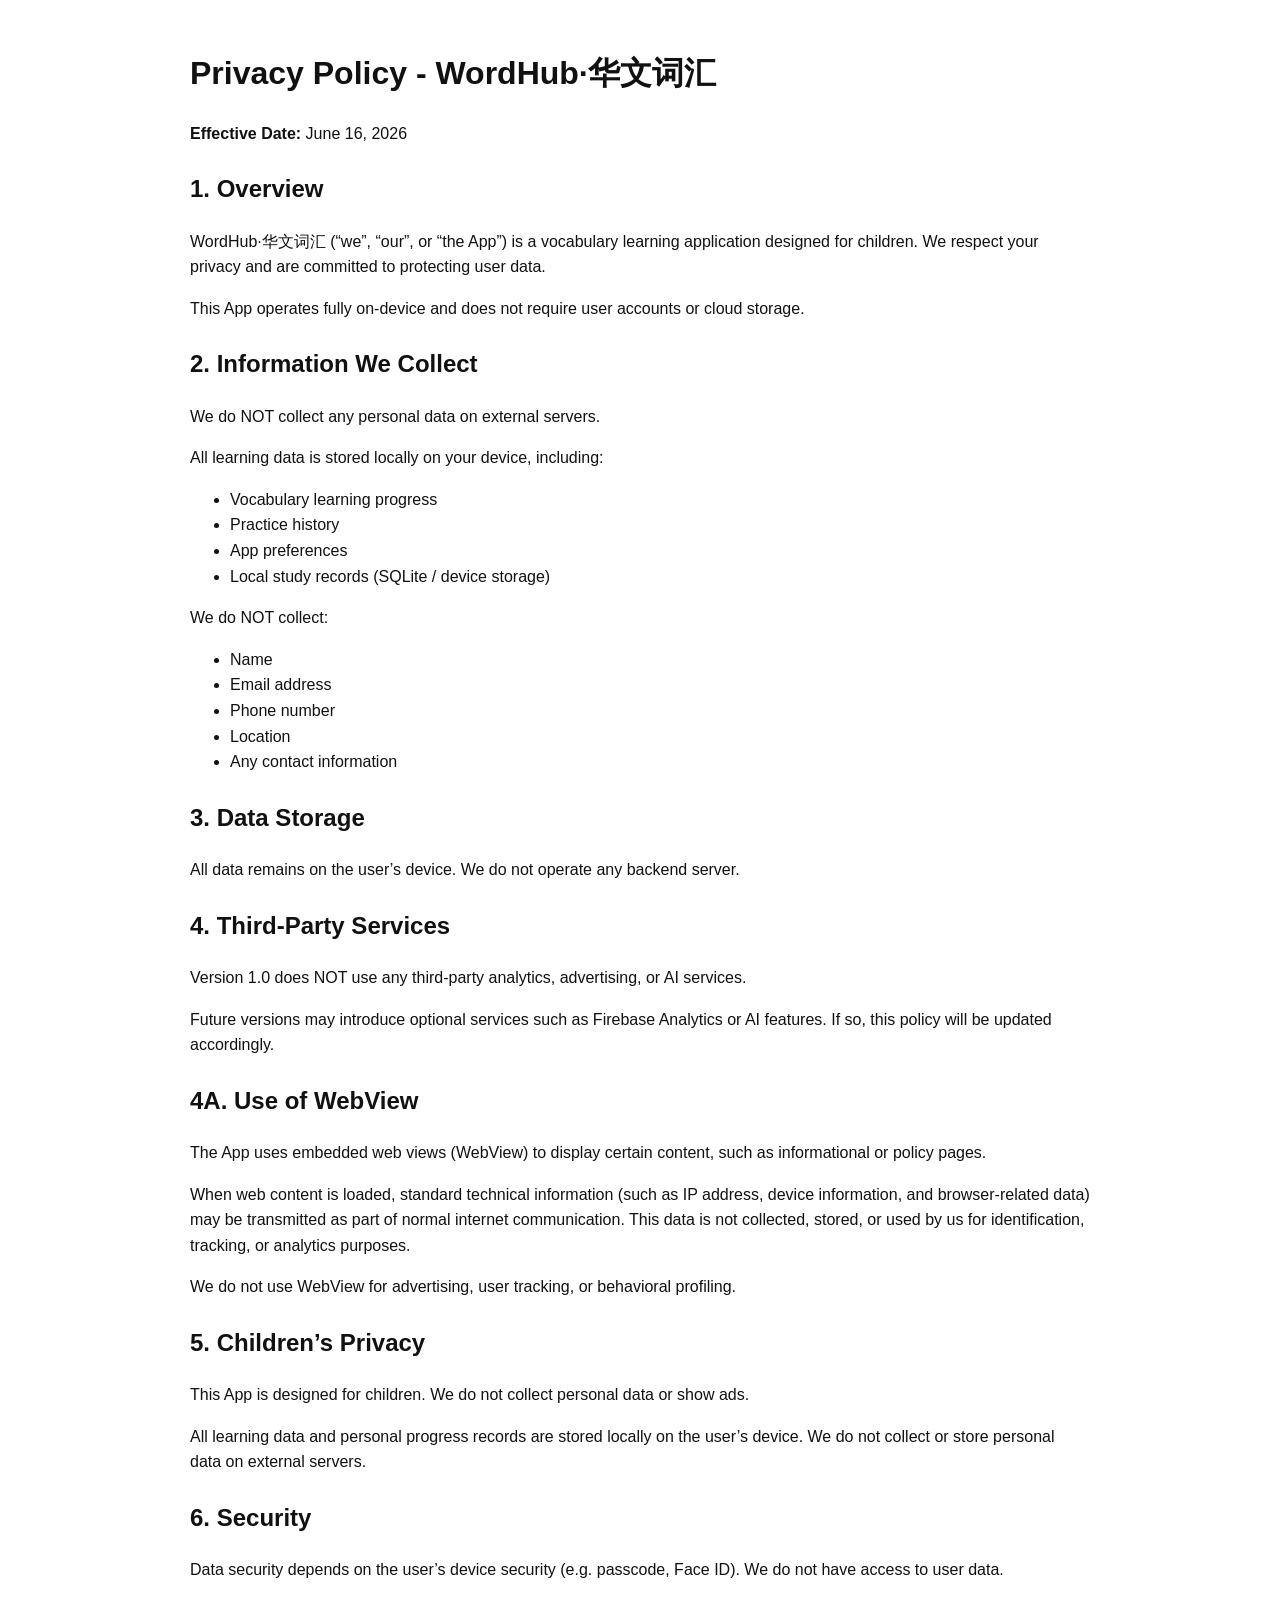
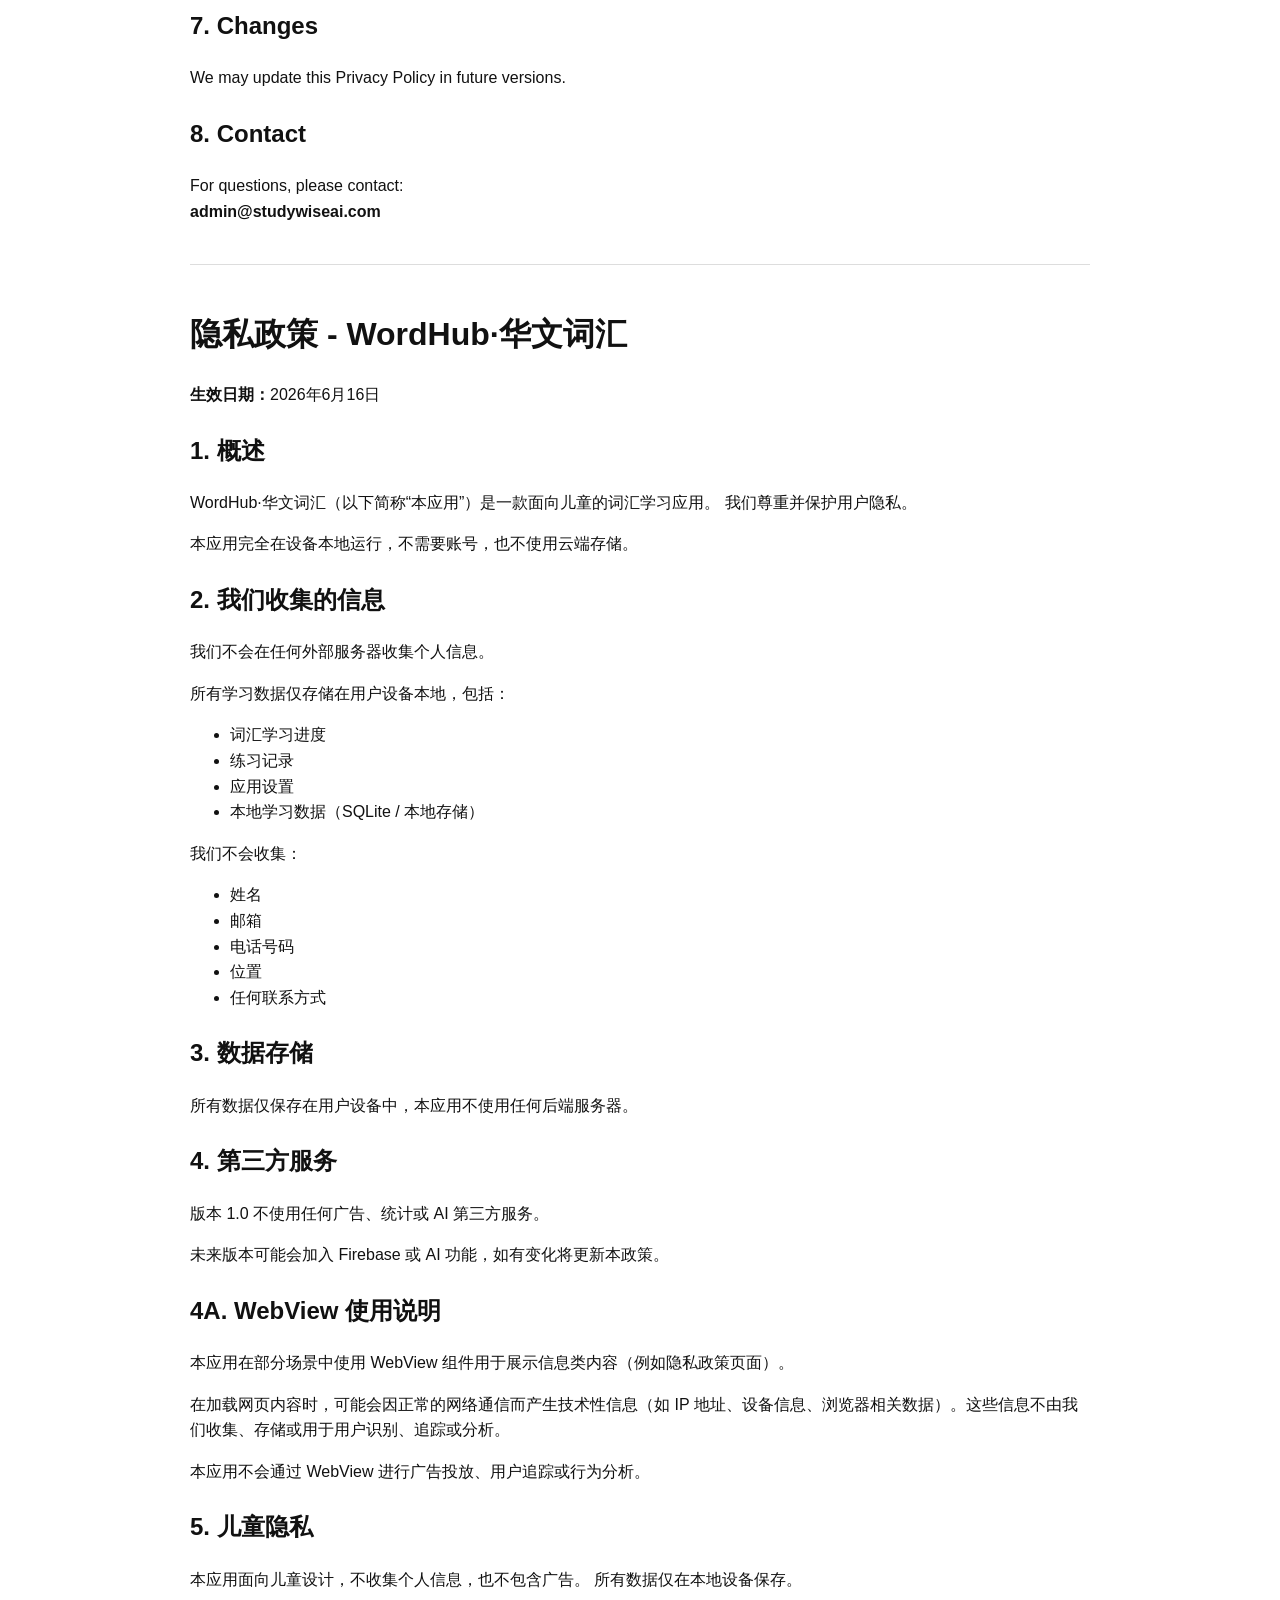
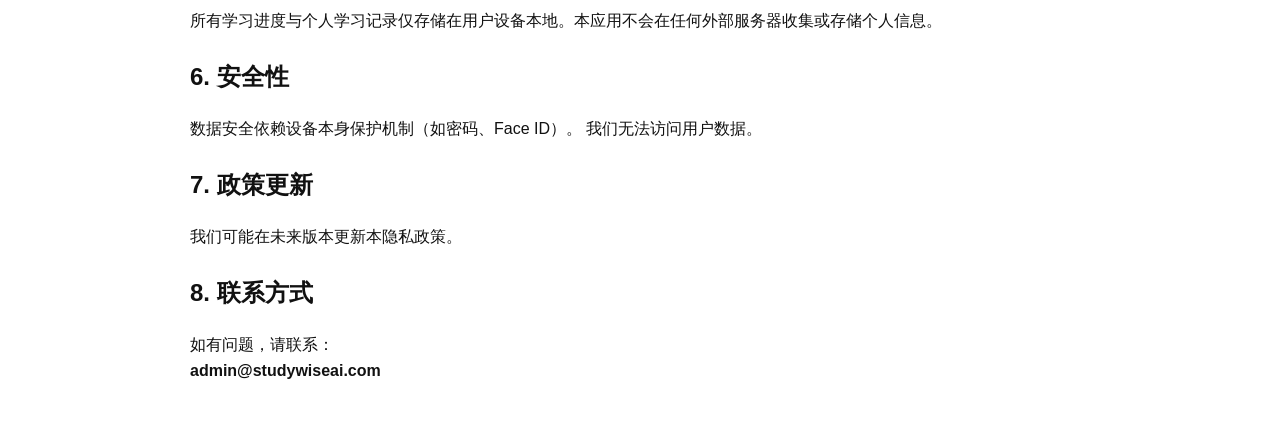
<file: index.html>
<!DOCTYPE html>
<html lang="en">
<head>
  <meta charset="UTF-8" />
  <meta name="viewport" content="width=device-width, initial-scale=1.0"/>
  <title>Privacy Policy - WordHub·华文词汇</title>
  <style>
    body {
      font-family: -apple-system, BlinkMacSystemFont, "Segoe UI", Roboto, Arial;
      line-height: 1.6;
      max-width: 900px;
      margin: auto;
      padding: 24px;
      color: #111;
    }
    h1, h2 {
      margin-top: 24px;
    }
    .lang {
      margin-top: 40px;
      padding-top: 20px;
      border-top: 1px solid #ddd;
    }
    .tag {
      display: inline-block;
      padding: 4px 10px;
      background: #f2f2f2;
      border-radius: 6px;
      font-size: 12px;
      margin-bottom: 12px;
    }
  </style>
</head>

<body>

<h1>Privacy Policy - WordHub·华文词汇</h1>
<p><strong>Effective Date:</strong> June 16, 2026</p>


<h2>1. Overview</h2>
<p>
WordHub·华文词汇 (“we”, “our”, or “the App”) is a vocabulary learning application designed for children.
We respect your privacy and are committed to protecting user data.
</p>
<p>
This App operates fully on-device and does not require user accounts or cloud storage.
</p>

<h2>2. Information We Collect</h2>
<p>
We do NOT collect any personal data on external servers.
</p>
<p>All learning data is stored locally on your device, including:</p>
<ul>
  <li>Vocabulary learning progress</li>
  <li>Practice history</li>
  <li>App preferences</li>
  <li>Local study records (SQLite / device storage)</li>
</ul>

<p>We do NOT collect:</p>
<ul>
  <li>Name</li>
  <li>Email address</li>
  <li>Phone number</li>
  <li>Location</li>
  <li>Any contact information</li>
</ul>

<h2>3. Data Storage</h2>
<p>
All data remains on the user’s device. We do not operate any backend server.
</p>

<h2>4. Third-Party Services</h2>
<p>
Version 1.0 does NOT use any third-party analytics, advertising, or AI services.
</p>
<p>
Future versions may introduce optional services such as Firebase Analytics or AI features.
If so, this policy will be updated accordingly.
</p>

<h2>4A. Use of WebView</h2>
<p>
The App uses embedded web views (WebView) to display certain content, such as informational or policy pages.
</p>
<p>
When web content is loaded, standard technical information (such as IP address, device information, and browser-related data) may be transmitted as part of normal internet communication. This data is not collected, stored, or used by us for identification, tracking, or analytics purposes.
</p>
<p>
We do not use WebView for advertising, user tracking, or behavioral profiling.
</p>

<h2>5. Children’s Privacy</h2>
<p>
This App is designed for children. We do not collect personal data or show ads.
</p>
<p>
All learning data and personal progress records are stored locally on the user’s device. We do not collect or store personal data on external servers.
</p>

<h2>6. Security</h2>
<p>
Data security depends on the user’s device security (e.g. passcode, Face ID).
We do not have access to user data.
</p>

<h2>7. Changes</h2>
<p>
We may update this Privacy Policy in future versions.
</p>

<h2>8. Contact</h2>
<p>
For questions, please contact: <br/>
<strong>admin@studywiseai.com</strong>
</p>


<div class="lang"></div>

<h1>隐私政策 - WordHub·华文词汇</h1>
<p><strong>生效日期：</strong>2026年6月16日</p>

<h2>1. 概述</h2>
<p>
WordHub·华文词汇（以下简称“本应用”）是一款面向儿童的词汇学习应用。
我们尊重并保护用户隐私。
</p>
<p>
本应用完全在设备本地运行，不需要账号，也不使用云端存储。
</p>

<h2>2. 我们收集的信息</h2>
<p>
我们不会在任何外部服务器收集个人信息。
</p>

<p>所有学习数据仅存储在用户设备本地，包括：</p>
<ul>
  <li>词汇学习进度</li>
  <li>练习记录</li>
  <li>应用设置</li>
  <li>本地学习数据（SQLite / 本地存储）</li>
</ul>

<p>我们不会收集：</p>
<ul>
  <li>姓名</li>
  <li>邮箱</li>
  <li>电话号码</li>
  <li>位置</li>
  <li>任何联系方式</li>
</ul>

<h2>3. 数据存储</h2>
<p>
所有数据仅保存在用户设备中，本应用不使用任何后端服务器。
</p>

<h2>4. 第三方服务</h2>
<p>
版本 1.0 不使用任何广告、统计或 AI 第三方服务。
</p>
<p>
未来版本可能会加入 Firebase 或 AI 功能，如有变化将更新本政策。
</p>

<h2>4A. WebView 使用说明</h2>
<p>
本应用在部分场景中使用 WebView 组件用于展示信息类内容（例如隐私政策页面）。
</p>
<p>
在加载网页内容时，可能会因正常的网络通信而产生技术性信息（如 IP 地址、设备信息、浏览器相关数据）。这些信息不由我们收集、存储或用于用户识别、追踪或分析。
</p>
<p>
本应用不会通过 WebView 进行广告投放、用户追踪或行为分析。
</p>

<h2>5. 儿童隐私</h2>
<p>
本应用面向儿童设计，不收集个人信息，也不包含广告。
所有数据仅在本地设备保存。
</p>
<p>
所有学习进度与个人学习记录仅存储在用户设备本地。本应用不会在任何外部服务器收集或存储个人信息。
</p>

<h2>6. 安全性</h2>
<p>
数据安全依赖设备本身保护机制（如密码、Face ID）。
我们无法访问用户数据。
</p>

<h2>7. 政策更新</h2>
<p>
我们可能在未来版本更新本隐私政策。
</p>

<h2>8. 联系方式</h2>
<p>
如有问题，请联系：<br/>
<strong>admin@studywiseai.com</strong>
</p>

</body>
</html>
</file>
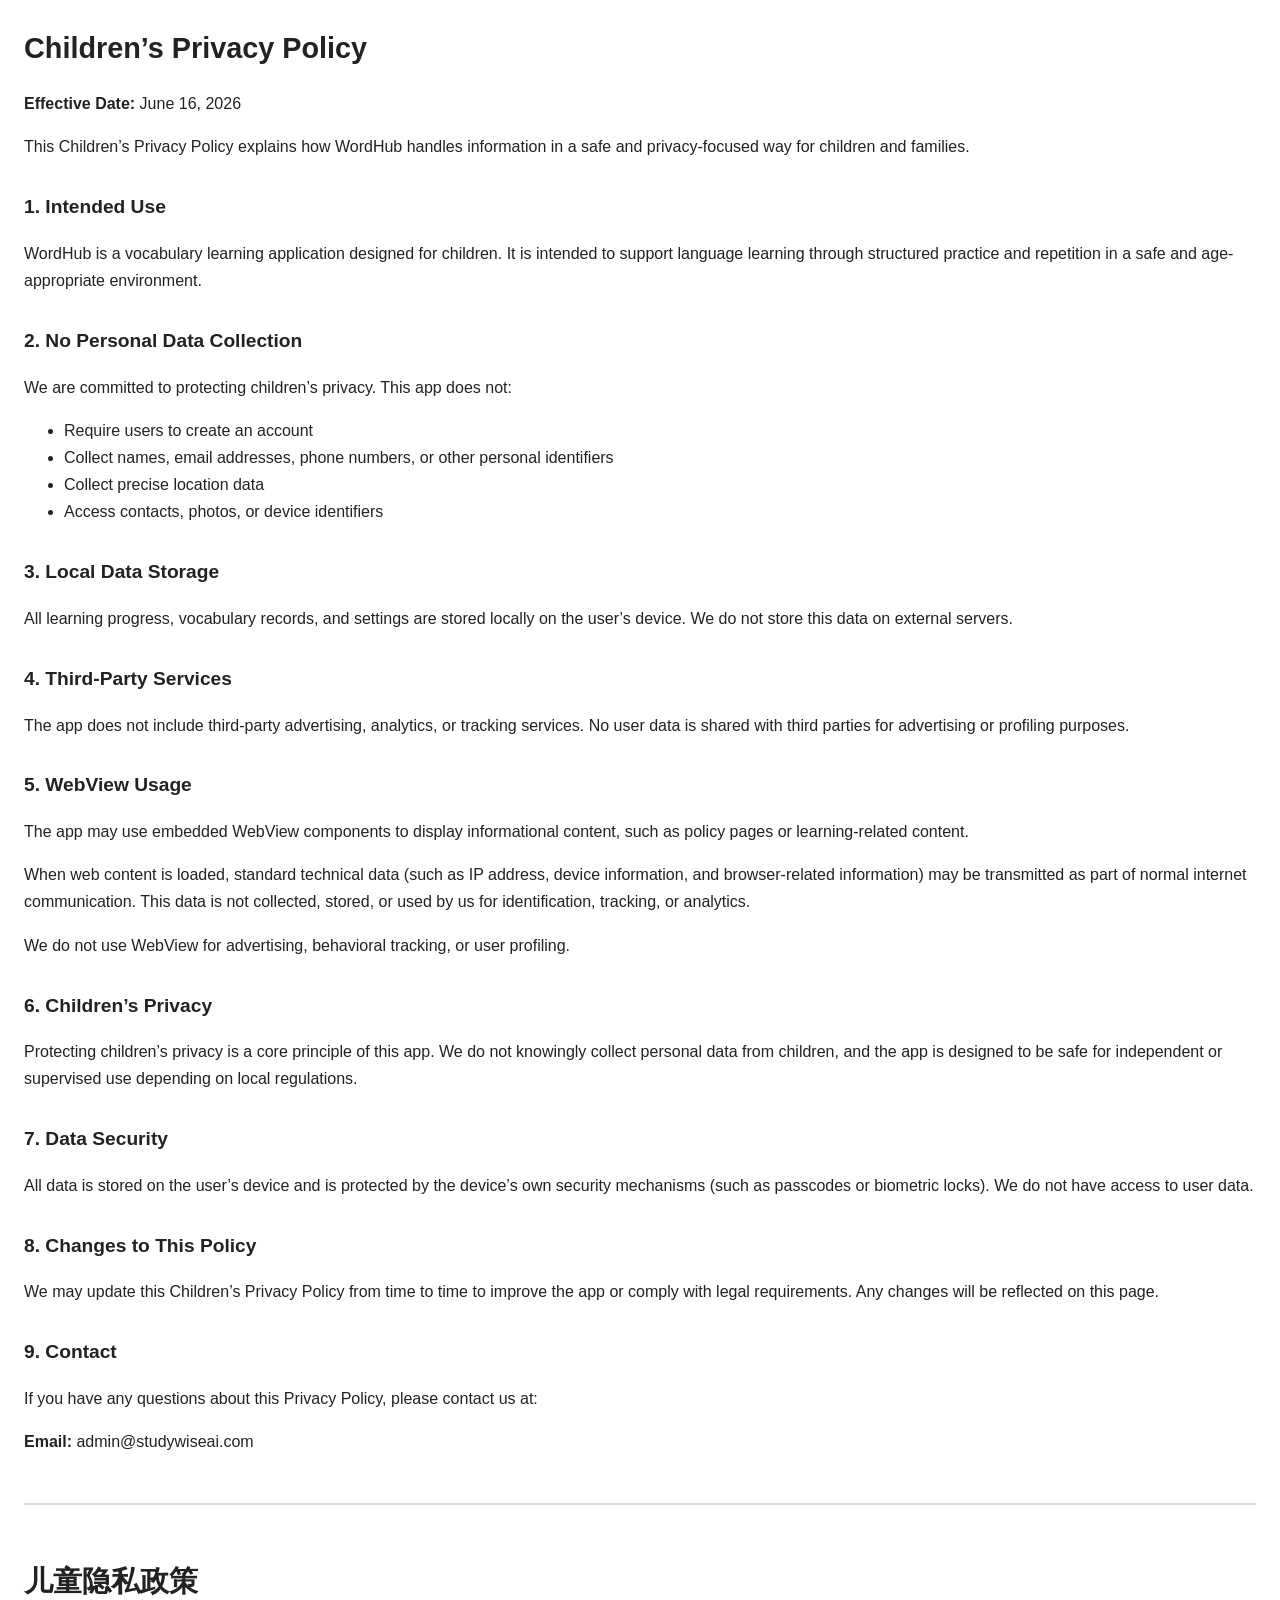
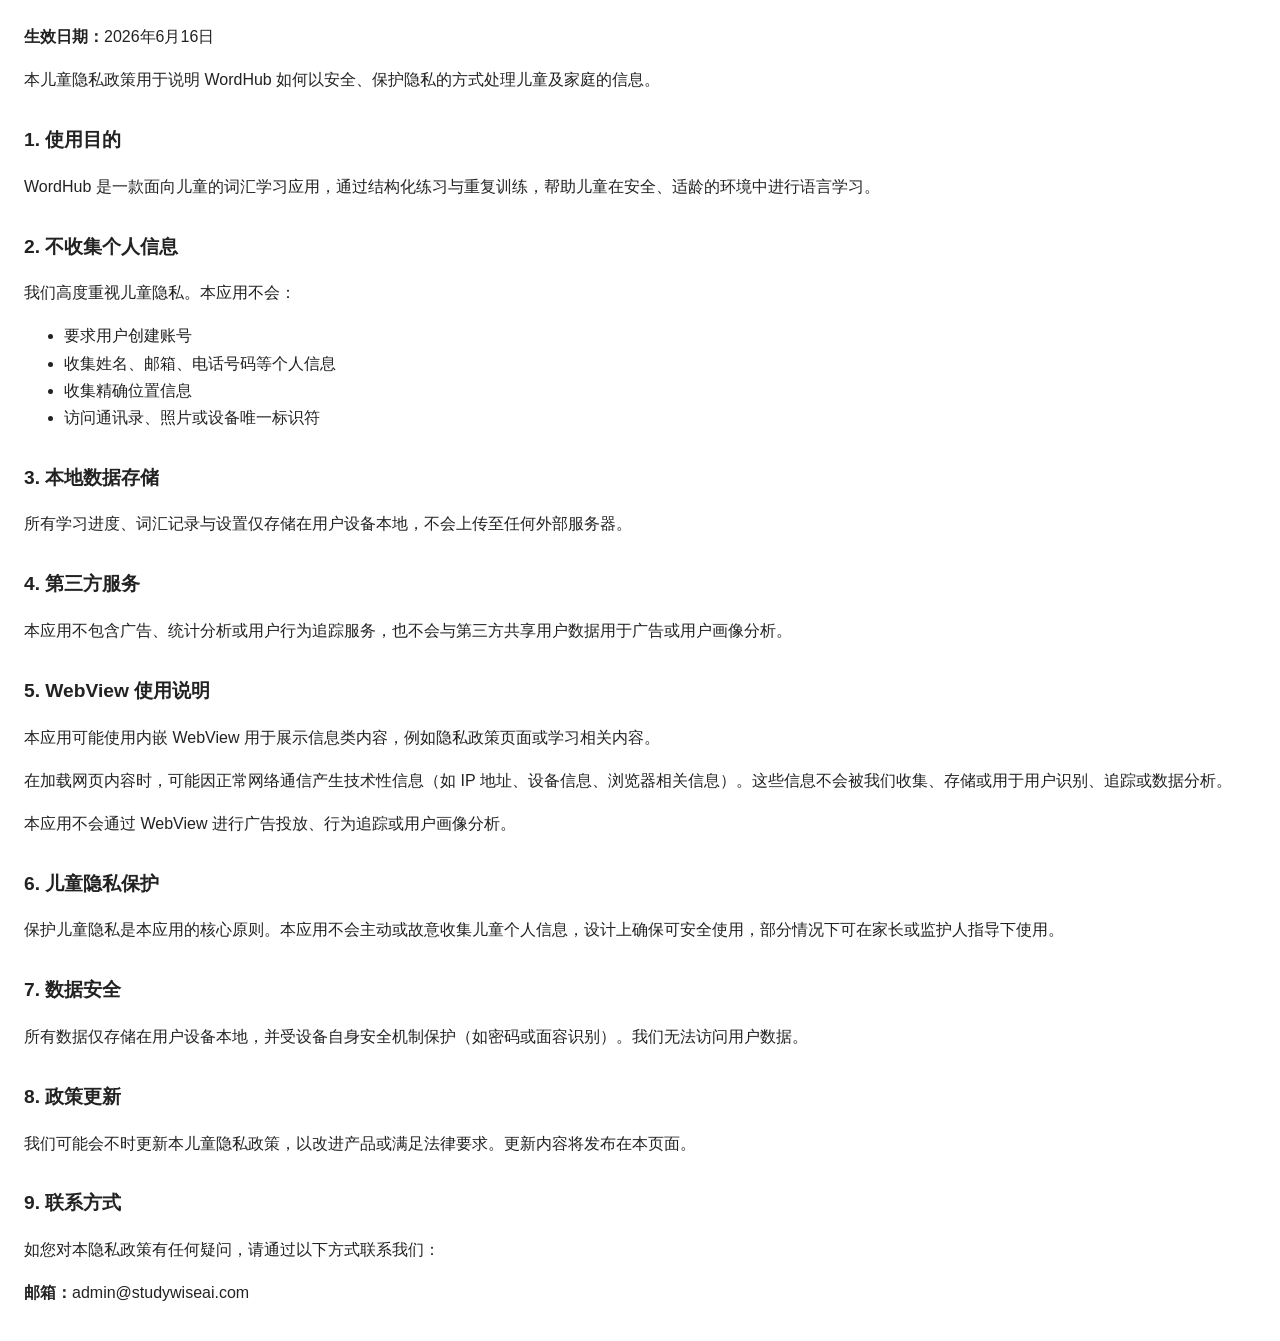
<file: childrenprivacy.html>
<!DOCTYPE html>
<html lang="en">
<head>
  <meta charset="UTF-8" />
  <title>Children’s Privacy Policy | 儿童隐私政策 - WordHub</title>
  <meta name="viewport" content="width=device-width, initial-scale=1.0" />
  <style>
    body {
      font-family: -apple-system, BlinkMacSystemFont, "Segoe UI", Roboto,
                   "PingFang SC", "Hiragino Sans GB", "Microsoft YaHei",
                   Helvetica, Arial, sans-serif;
      line-height: 1.7;
      margin: 24px;
      color: #222;
    }
    h1 {
      font-size: 1.8em;
      margin-bottom: 0.6em;
    }
    h2 {
      font-size: 1.2em;
      margin-top: 1.6em;
    }
    .divider {
      margin-top: 3em;
      padding-top: 2em;
      border-top: 2px solid #ddd;
    }
    footer {
      margin-top: 2.4em;
      font-size: 0.9em;
      color: #666;
    }
  </style>
</head>

<body>

<h1>Children’s Privacy Policy</h1>
<p><strong>Effective Date:</strong> June 16, 2026</p>

<p>
This Children’s Privacy Policy explains how WordHub handles information in a safe and privacy-focused way for children and families.
</p>

<h2>1. Intended Use</h2>
<p>
WordHub is a vocabulary learning application designed for children. It is intended to support language learning through structured practice and repetition in a safe and age-appropriate environment.
</p>

<h2>2. No Personal Data Collection</h2>
<p>
We are committed to protecting children’s privacy. This app does not:
</p>
<ul>
  <li>Require users to create an account</li>
  <li>Collect names, email addresses, phone numbers, or other personal identifiers</li>
  <li>Collect precise location data</li>
  <li>Access contacts, photos, or device identifiers</li>
</ul>

<h2>3. Local Data Storage</h2>
<p>
All learning progress, vocabulary records, and settings are stored locally on the user’s device. We do not store this data on external servers.
</p>

<h2>4. Third-Party Services</h2>
<p>
The app does not include third-party advertising, analytics, or tracking services. No user data is shared with third parties for advertising or profiling purposes.
</p>

<h2>5. WebView Usage</h2>
<p>
The app may use embedded WebView components to display informational content, such as policy pages or learning-related content.
</p>
<p>
When web content is loaded, standard technical data (such as IP address, device information, and browser-related information) may be transmitted as part of normal internet communication. This data is not collected, stored, or used by us for identification, tracking, or analytics.
</p>
<p>
We do not use WebView for advertising, behavioral tracking, or user profiling.
</p>

<h2>6. Children’s Privacy</h2>
<p>
Protecting children’s privacy is a core principle of this app. We do not knowingly collect personal data from children, and the app is designed to be safe for independent or supervised use depending on local regulations.
</p>

<h2>7. Data Security</h2>
<p>
All data is stored on the user’s device and is protected by the device’s own security mechanisms (such as passcodes or biometric locks). We do not have access to user data.
</p>

<h2>8. Changes to This Policy</h2>
<p>
We may update this Children’s Privacy Policy from time to time to improve the app or comply with legal requirements. Any changes will be reflected on this page.
</p>

<h2>9. Contact</h2>
<p>
If you have any questions about this Privacy Policy, please contact us at:
</p>
<p><strong>Email:</strong> admin@studywiseai.com</p>

<footer>

</footer>

<!-- ===================== -->
<!-- 中文版本 -->
<!-- ===================== -->

<div class="divider"></div>

<h1>儿童隐私政策</h1>
<p><strong>生效日期：</strong>2026年6月16日</p>

<p>
本儿童隐私政策用于说明 WordHub 如何以安全、保护隐私的方式处理儿童及家庭的信息。
</p>

<h2>1. 使用目的</h2>
<p>
WordHub 是一款面向儿童的词汇学习应用，通过结构化练习与重复训练，帮助儿童在安全、适龄的环境中进行语言学习。
</p>

<h2>2. 不收集个人信息</h2>
<p>
我们高度重视儿童隐私。本应用不会：
</p>
<ul>
  <li>要求用户创建账号</li>
  <li>收集姓名、邮箱、电话号码等个人信息</li>
  <li>收集精确位置信息</li>
  <li>访问通讯录、照片或设备唯一标识符</li>
</ul>

<h2>3. 本地数据存储</h2>
<p>
所有学习进度、词汇记录与设置仅存储在用户设备本地，不会上传至任何外部服务器。
</p>

<h2>4. 第三方服务</h2>
<p>
本应用不包含广告、统计分析或用户行为追踪服务，也不会与第三方共享用户数据用于广告或用户画像分析。
</p>

<h2>5. WebView 使用说明</h2>
<p>
本应用可能使用内嵌 WebView 用于展示信息类内容，例如隐私政策页面或学习相关内容。
</p>
<p>
在加载网页内容时，可能因正常网络通信产生技术性信息（如 IP 地址、设备信息、浏览器相关信息）。这些信息不会被我们收集、存储或用于用户识别、追踪或数据分析。
</p>
<p>
本应用不会通过 WebView 进行广告投放、行为追踪或用户画像分析。
</p>

<h2>6. 儿童隐私保护</h2>
<p>
保护儿童隐私是本应用的核心原则。本应用不会主动或故意收集儿童个人信息，设计上确保可安全使用，部分情况下可在家长或监护人指导下使用。
</p>

<h2>7. 数据安全</h2>
<p>
所有数据仅存储在用户设备本地，并受设备自身安全机制保护（如密码或面容识别）。我们无法访问用户数据。
</p>

<h2>8. 政策更新</h2>
<p>
我们可能会不时更新本儿童隐私政策，以改进产品或满足法律要求。更新内容将发布在本页面。
</p>

<h2>9. 联系方式</h2>
<p>
如您对本隐私政策有任何疑问，请通过以下方式联系我们：
</p>
<p><strong>邮箱：</strong>admin@studywiseai.com</p>

<footer>

</footer>

</body>
</html>
</file>
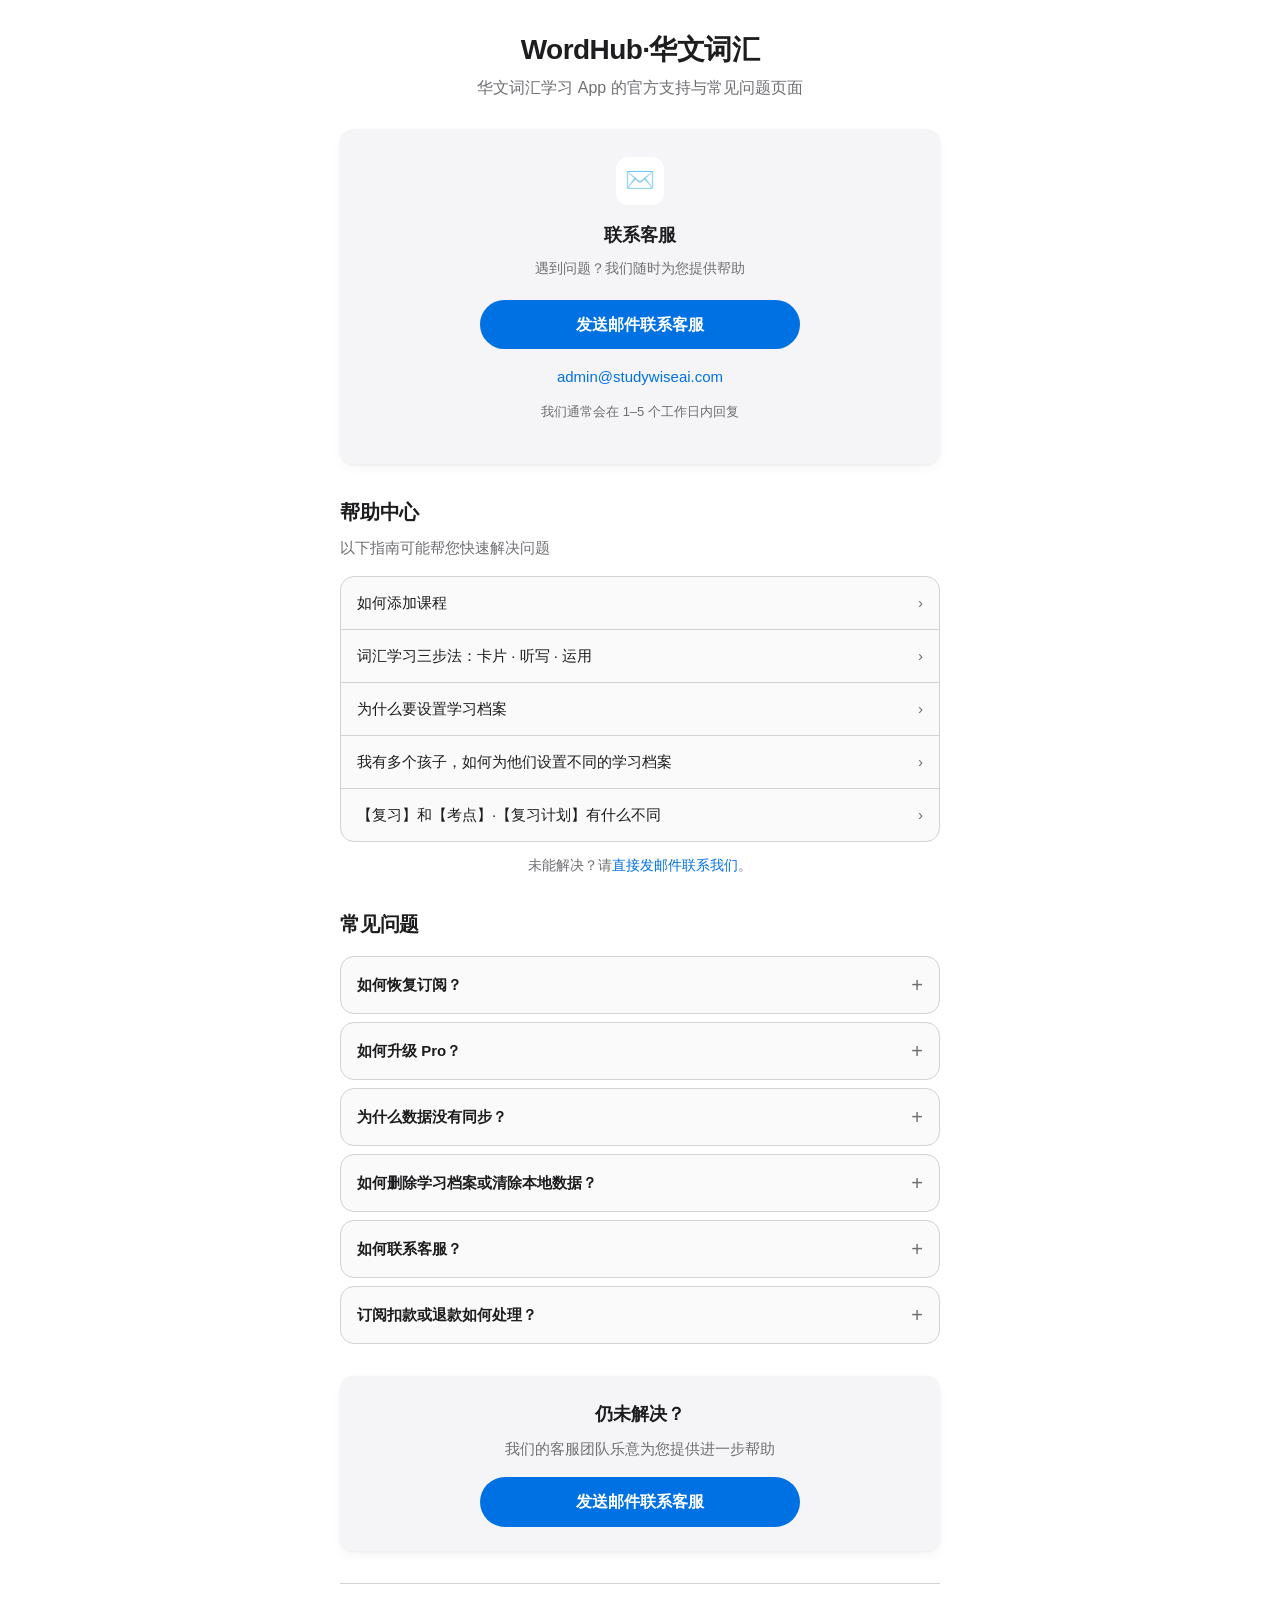
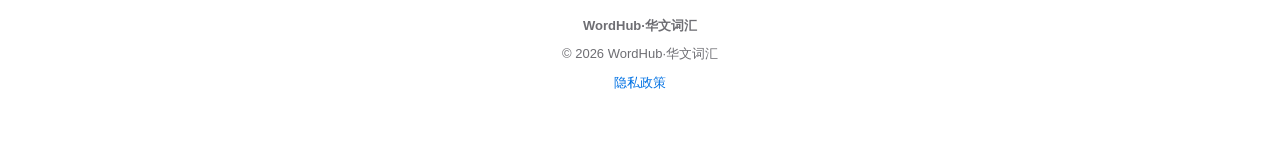
<file: support.html>
<!DOCTYPE html>
<html lang="zh-Hans">
<head>
  <meta charset="UTF-8" />
  <meta name="viewport" content="width=device-width, initial-scale=1.0" />
  <title>支持与帮助 - WordHub·华文词汇</title>
  <meta name="description" content="WordHub·华文词汇官方支持页面。查看常见问题，或通过邮件联系客服获取帮助。" />
  <meta name="robots" content="index, follow" />
  <style>
    *,
    *::before,
    *::after {
      box-sizing: border-box;
    }

    :root {
      --bg: #ffffff;
      --surface: #f5f5f7;
      --surface-elevated: #fafafa;
      --text: #1d1d1f;
      --text-secondary: #6e6e73;
      --accent: #0071e3;
      --accent-hover: #0077ed;
      --border: #d2d2d7;
      --radius: 14px;
      --shadow: 0 1px 3px rgba(0, 0, 0, 0.06), 0 4px 12px rgba(0, 0, 0, 0.04);
      --max-width: 640px;
      --sticky-bar-height: 64px;
    }

    html {
      scroll-behavior: smooth;
    }

    body {
      margin: 0;
      font-family: -apple-system, BlinkMacSystemFont, "Segoe UI", Roboto, "PingFang SC",
        "Hiragino Sans GB", "Microsoft YaHei", Arial, sans-serif;
      line-height: 1.6;
      color: var(--text);
      background: var(--bg);
      -webkit-text-size-adjust: 100%;
      padding-bottom: calc(var(--sticky-bar-height) + 16px);
    }

    @media (min-width: 641px) {
      body {
        padding-bottom: 40px;
      }
    }

    a {
      color: var(--accent);
      text-decoration: none;
    }

    a:hover {
      text-decoration: underline;
    }

    .page {
      max-width: var(--max-width);
      margin: 0 auto;
      padding: 24px 20px 0;
    }

    /* Header */
    .site-header {
      text-align: center;
      padding: 8px 0 28px;
    }

    .site-header h1 {
      font-size: 1.75rem;
      font-weight: 700;
      letter-spacing: -0.02em;
      margin: 0 0 8px;
      line-height: 1.25;
    }

    .site-header p {
      margin: 0;
      color: var(--text-secondary);
      font-size: 1rem;
    }

    /* Sections */
    section {
      margin-bottom: 32px;
    }

    .section-title {
      font-size: 1.25rem;
      font-weight: 600;
      margin: 0 0 16px;
      letter-spacing: -0.01em;
    }

    .section-subtitle {
      font-size: 0.9375rem;
      color: var(--text-secondary);
      margin: -8px 0 16px;
    }

    /* Contact Hero */
    .contact-hero {
      background: var(--surface);
      border-radius: var(--radius);
      padding: 28px 24px;
      text-align: center;
      box-shadow: var(--shadow);
    }

    .contact-hero .icon {
      width: 48px;
      height: 48px;
      margin: 0 auto 16px;
      background: var(--bg);
      border-radius: 12px;
      display: flex;
      align-items: center;
      justify-content: center;
      font-size: 1.5rem;
    }

    .contact-hero h2 {
      font-size: 1.125rem;
      font-weight: 600;
      margin: 0 0 8px;
    }

    .contact-hero .hint {
      font-size: 0.875rem;
      color: var(--text-secondary);
      margin: 0 0 20px;
    }

    .btn-primary {
      display: inline-flex;
      align-items: center;
      justify-content: center;
      min-height: 48px;
      padding: 12px 28px;
      background: var(--accent);
      color: #fff !important;
      font-size: 1rem;
      font-weight: 600;
      border-radius: 980px;
      text-decoration: none !important;
      transition: background 0.15s ease;
      border: none;
      cursor: pointer;
      width: 100%;
      max-width: 320px;
    }

    .btn-primary:hover {
      background: var(--accent-hover);
      text-decoration: none !important;
    }

    .email-link {
      display: inline-block;
      margin-top: 16px;
      font-size: 0.9375rem;
      word-break: break-all;
    }

    .response-time {
      margin-top: 12px;
      font-size: 0.8125rem;
      color: var(--text-secondary);
    }

    /* Help Center */
    .help-list {
      list-style: none;
      margin: 0;
      padding: 0;
      background: var(--surface-elevated);
      border: 1px solid var(--border);
      border-radius: var(--radius);
      overflow: hidden;
    }

    .help-list li {
      border-bottom: 1px solid var(--border);
    }

    .help-list li:last-child {
      border-bottom: none;
    }

    .help-list a {
      display: block;
      padding: 14px 16px;
      color: var(--text);
      text-decoration: none;
      font-size: 0.9375rem;
      transition: background 0.12s ease;
    }

    .help-list a:hover {
      background: var(--surface);
      text-decoration: none;
    }

    .help-list a::after {
      content: " ›";
      color: var(--text-secondary);
      float: right;
    }

    .help-escalation {
      margin-top: 12px;
      font-size: 0.875rem;
      color: var(--text-secondary);
      text-align: center;
    }

    /* FAQ Accordion */
    .faq-list {
      display: flex;
      flex-direction: column;
      gap: 8px;
    }

    .faq-item {
      background: var(--surface-elevated);
      border: 1px solid var(--border);
      border-radius: var(--radius);
      overflow: hidden;
    }

    .faq-item summary {
      padding: 16px 44px 16px 16px;
      font-weight: 600;
      font-size: 0.9375rem;
      cursor: pointer;
      list-style: none;
      position: relative;
      user-select: none;
      min-height: 48px;
      display: flex;
      align-items: center;
    }

    .faq-item summary::-webkit-details-marker {
      display: none;
    }

    .faq-item summary::after {
      content: "+";
      position: absolute;
      right: 16px;
      top: 50%;
      transform: translateY(-50%);
      font-size: 1.25rem;
      font-weight: 400;
      color: var(--text-secondary);
      transition: transform 0.2s ease;
    }

    .faq-item[open] summary::after {
      content: "−";
    }

    .faq-item .answer {
      padding: 0 16px 16px;
      font-size: 0.9375rem;
      color: var(--text);
      line-height: 1.65;
    }

    .faq-item .answer p {
      margin: 0 0 12px;
    }

    .faq-item .answer p:last-child {
      margin-bottom: 0;
    }

    .faq-item .answer ol {
      margin: 0 0 12px;
      padding-left: 1.25rem;
    }

    .faq-item .answer li {
      margin-bottom: 6px;
    }

    .faq-escalation {
      margin-top: 12px;
      padding-top: 12px;
      border-top: 1px solid var(--border);
      font-size: 0.875rem;
    }

    .faq-escalation a {
      font-weight: 500;
    }

    /* Repeat Contact */
    .contact-repeat {
      background: var(--surface);
      border-radius: var(--radius);
      padding: 24px;
      text-align: center;
      box-shadow: var(--shadow);
    }

    .contact-repeat h2 {
      font-size: 1.125rem;
      font-weight: 600;
      margin: 0 0 8px;
    }

    .contact-repeat p {
      margin: 0 0 16px;
      color: var(--text-secondary);
      font-size: 0.9375rem;
    }

    /* Footer */
    .site-footer {
      text-align: center;
      padding: 32px 20px 24px;
      border-top: 1px solid var(--border);
      margin-top: 16px;
      color: var(--text-secondary);
      font-size: 0.8125rem;
    }

    .site-footer p {
      margin: 0 0 8px;
    }

    .site-footer a {
      color: var(--accent);
    }

    /* Sticky mobile bar */
    .sticky-contact {
      position: fixed;
      bottom: 0;
      left: 0;
      right: 0;
      background: rgba(255, 255, 255, 0.92);
      backdrop-filter: blur(12px);
      -webkit-backdrop-filter: blur(12px);
      border-top: 1px solid var(--border);
      padding: 10px 16px;
      z-index: 100;
      display: flex;
      justify-content: center;
    }

    .sticky-contact .btn-primary {
      max-width: var(--max-width);
      width: 100%;
      min-height: 44px;
      font-size: 0.9375rem;
    }

    @media (min-width: 641px) {
      .sticky-contact {
        display: none;
      }
    }
  </style>
</head>
<body>
  <script>
    const APP_NAME = "WordHub·华文词汇";
    const SUPPORT_EMAIL = "admin@studywiseai.com";
    const PRIVACY_URL = "https://xiaoqingc-ai.github.io/word-hub-private-policy/index.html";

    const HELP_ARTICLES = [
      { title: "如何添加课程", url: "help/add-course.html" },
      { title: "词汇学习三步法：卡片 · 听写 · 运用", url: "help/vocab-three-steps.html" },
      { title: "为什么要设置学习档案", url: "help/why-learning-profile.html" },
      { title: "我有多个孩子，如何为他们设置不同的学习档案", url: "help/multi-child-profiles.html" },
      { title: "【复习】和【考点】·【复习计划】有什么不同", url: "help/review-vs-exam-plan.html" }
    ];

    function buildMailto() {
      const subject = encodeURIComponent("[" + APP_NAME + "] 需要帮助");
      const body = encodeURIComponent(
        "您好，\n\n" +
        "我在使用 " + APP_NAME + " 时遇到问题，希望得到帮助。\n\n" +
        "【设备信息】\n" +
        "设备型号：（请填写，例如 iPhone 15）\n" +
        "iOS 版本：（请填写，例如 iOS 18.0）\n\n" +
        "【问题描述】\n" +
        "（请详细描述您遇到的问题）\n\n" +
        "谢谢！"
      );
      return "mailto:" + SUPPORT_EMAIL + "?subject=" + subject + "&body=" + body;
    }

    document.addEventListener("DOMContentLoaded", function () {
      const mailto = buildMailto();

      document.querySelectorAll("[data-app-name]").forEach(function (el) {
        el.textContent = APP_NAME;
      });

      document.querySelectorAll("[data-support-email]").forEach(function (el) {
        el.textContent = SUPPORT_EMAIL;
      });

      document.querySelectorAll("[data-mailto]").forEach(function (el) {
        el.href = mailto;
      });

      document.querySelectorAll("[data-privacy-url]").forEach(function (el) {
        el.href = PRIVACY_URL;
      });

      document.querySelectorAll("[data-copyright-year]").forEach(function (el) {
        el.textContent = new Date().getFullYear();
      });

      const helpList = document.getElementById("help-list");
      if (helpList) {
        HELP_ARTICLES.forEach(function (article) {
          const li = document.createElement("li");
          const a = document.createElement("a");
          a.href = article.url;
          a.textContent = article.title;
          li.appendChild(a);
          helpList.appendChild(li);
        });
      }
    });
  </script>

  <div class="page">
    <header class="site-header">
      <h1 data-app-name>WordHub·华文词汇</h1>
      <p>华文词汇学习 App 的官方支持与常见问题页面</p>
    </header>

    <main>
      <section class="contact-hero" aria-labelledby="contact-heading">
        <div class="icon" aria-hidden="true">✉️</div>
        <h2 id="contact-heading">联系客服</h2>
        <p class="hint">遇到问题？我们随时为您提供帮助</p>
        <a class="btn-primary" data-mailto href="#">发送邮件联系客服</a>
        <br />
        <a class="email-link" data-mailto href="#"><span data-support-email>admin@studywiseai.com</span></a>
        <p class="response-time">我们通常会在 1–5 个工作日内回复</p>
      </section>

      <section aria-labelledby="help-heading">
        <h2 class="section-title" id="help-heading">帮助中心</h2>
        <p class="section-subtitle">以下指南可能帮您快速解决问题</p>
        <ul class="help-list" id="help-list"></ul>
        <p class="help-escalation">未能解决？请<a data-mailto href="#">直接发邮件联系我们</a>。</p>
      </section>

      <section aria-labelledby="faq-heading">
        <h2 class="section-title" id="faq-heading">常见问题</h2>
        <div class="faq-list">
          <details class="faq-item">
            <summary>如何恢复订阅？</summary>
            <div class="answer">
              <p>如果您已购买 Pro 订阅但 App 内未显示，请尝试以下方式恢复：</p>
              <ol>
                <li>打开 App，进入<strong>设置</strong>，点击<strong>恢复购买</strong>。</li>
                <li>或在订阅页面点击<strong>恢复购买</strong>。</li>
                <li>请确保使用的是购买时的<strong>同一 Apple ID</strong>登录 App Store。</li>
              </ol>
              <p>恢复完成后，Pro 功能应会自动解锁。若仍无法恢复，请联系我们并提供购买凭证截图。</p>
              <p class="faq-escalation"><a data-mailto href="#">仍有问题？联系我们 →</a></p>
            </div>
          </details>

          <details class="faq-item">
            <summary>如何升级 Pro？</summary>
            <div class="answer">
              <p>Pro 订阅可在 App 内通过 Apple 应用内购买完成：</p>
              <ol>
                <li>当使用需要 Pro 的功能时，App 会弹出订阅页面。</li>
                <li>选择年度或月度订阅方案，按提示完成 Apple 支付确认。</li>
                <li>购买成功后，Pro 功能会立即生效。</li>
              </ol>
              <p>订阅管理（查看、取消或更改方案）请前往 iPhone/iPad 的<strong>设置 → Apple ID → 订阅</strong>。</p>
              <p class="faq-escalation"><a data-mailto href="#">仍有问题？联系我们 →</a></p>
            </div>
          </details>

          <details class="faq-item">
            <summary>为什么数据没有同步？</summary>
            <div class="answer">
              <p><span data-app-name>WordHub·华文词汇</span>的学习数据（包括词汇进度、练习记录、学习档案等）均<strong>保存在您的设备本地</strong>，不会上传到云端，也不提供跨设备自动同步。</p>
              <p>因此：</p>
              <ul>
                <li>更换设备或重新安装 App 后，本地学习数据可能无法保留。</li>
                <li>同一设备上的多个学习档案数据也仅存储在本机。</li>
              </ul>
              <p>这是 App 当前的设计方式，我们会在未来版本中评估是否需要增加备份或同步功能。如有数据迁移方面的具体需求，欢迎联系我们。</p>
              <p class="faq-escalation"><a data-mailto href="#">仍有问题？联系我们 →</a></p>
            </div>
          </details>

          <details class="faq-item">
            <summary>如何删除学习档案或清除本地数据？</summary>
            <div class="answer">
              <p><span data-app-name>WordHub·华文词汇</span>不需要注册账号，所有数据均保存在设备本地。如需删除数据：</p>
              <ol>
                <li><strong>删除单个学习档案</strong>：进入<strong>设置 → 学习档案</strong>，左滑或点击档案进入详情后删除。删除后该档案的学习进度将无法恢复。</li>
                <li><strong>清除全部 App 数据</strong>：从设备上卸载 App，即可清除所有本地学习数据。</li>
              </ol>
              <p>由于无云端账号，卸载 App 后数据无法通过账号找回。如有疑问请联系我们。</p>
              <p class="faq-escalation"><a data-mailto href="#">仍有问题？联系我们 →</a></p>
            </div>
          </details>

          <details class="faq-item">
            <summary>如何联系客服？</summary>
            <div class="answer">
              <p>您可以通过以下方式联系我们：</p>
              <ul>
                <li>点击本页顶部的<strong>发送邮件联系客服</strong>按钮。</li>
                <li>或直接发送邮件至 <a data-mailto href="#"><span data-support-email>admin@studywiseai.com</span></a>。</li>
              </ul>
              <p>请在邮件中说明您的设备型号、iOS 版本以及遇到的问题，以便我们更快为您提供帮助。</p>
              <p class="faq-escalation"><a data-mailto href="#">发送邮件联系我们 →</a></p>
            </div>
          </details>

          <details class="faq-item">
            <summary>订阅扣款或退款如何处理？</summary>
            <div class="answer">
              <p>所有订阅交易均由 <strong>Apple</strong> 处理，我们无法直接操作您的 Apple ID 账户或发起退款。</p>
              <p>如需申请退款或查询扣款详情，请通过以下官方渠道：</p>
              <ul>
                <li>访问 <a href="https://reportaproblem.apple.com" target="_blank" rel="noopener noreferrer">reportaproblem.apple.com</a> 提交退款申请。</li>
                <li>或联系 <a href="https://support.apple.com/zh-cn/billing" target="_blank" rel="noopener noreferrer">Apple 支持</a>获取账单帮助。</li>
              </ul>
              <p>若您在 App 内遇到订阅状态显示异常（已扣款但未解锁 Pro），请先尝试<strong>恢复购买</strong>，仍未解决请联系我们并提供相关截图。</p>
              <p class="faq-escalation"><a data-mailto href="#">仍有问题？联系我们 →</a></p>
            </div>
          </details>
        </div>
      </section>

      <section class="contact-repeat" aria-labelledby="contact-repeat-heading">
        <h2 id="contact-repeat-heading">仍未解决？</h2>
        <p>我们的客服团队乐意为您提供进一步帮助</p>
        <a class="btn-primary" data-mailto href="#">发送邮件联系客服</a>
      </section>
    </main>

    <footer class="site-footer">
      <p><strong data-app-name>WordHub·华文词汇</strong></p>
      <p>© <span data-copyright-year>2026</span> <span data-app-name>WordHub·华文词汇</span></p>
      <p><a data-privacy-url href="#">隐私政策</a></p>
    </footer>
  </div>

  <div class="sticky-contact" aria-label="快速联系客服">
    <a class="btn-primary" data-mailto href="#">联系客服</a>
  </div>
</body>
</html>
</file>
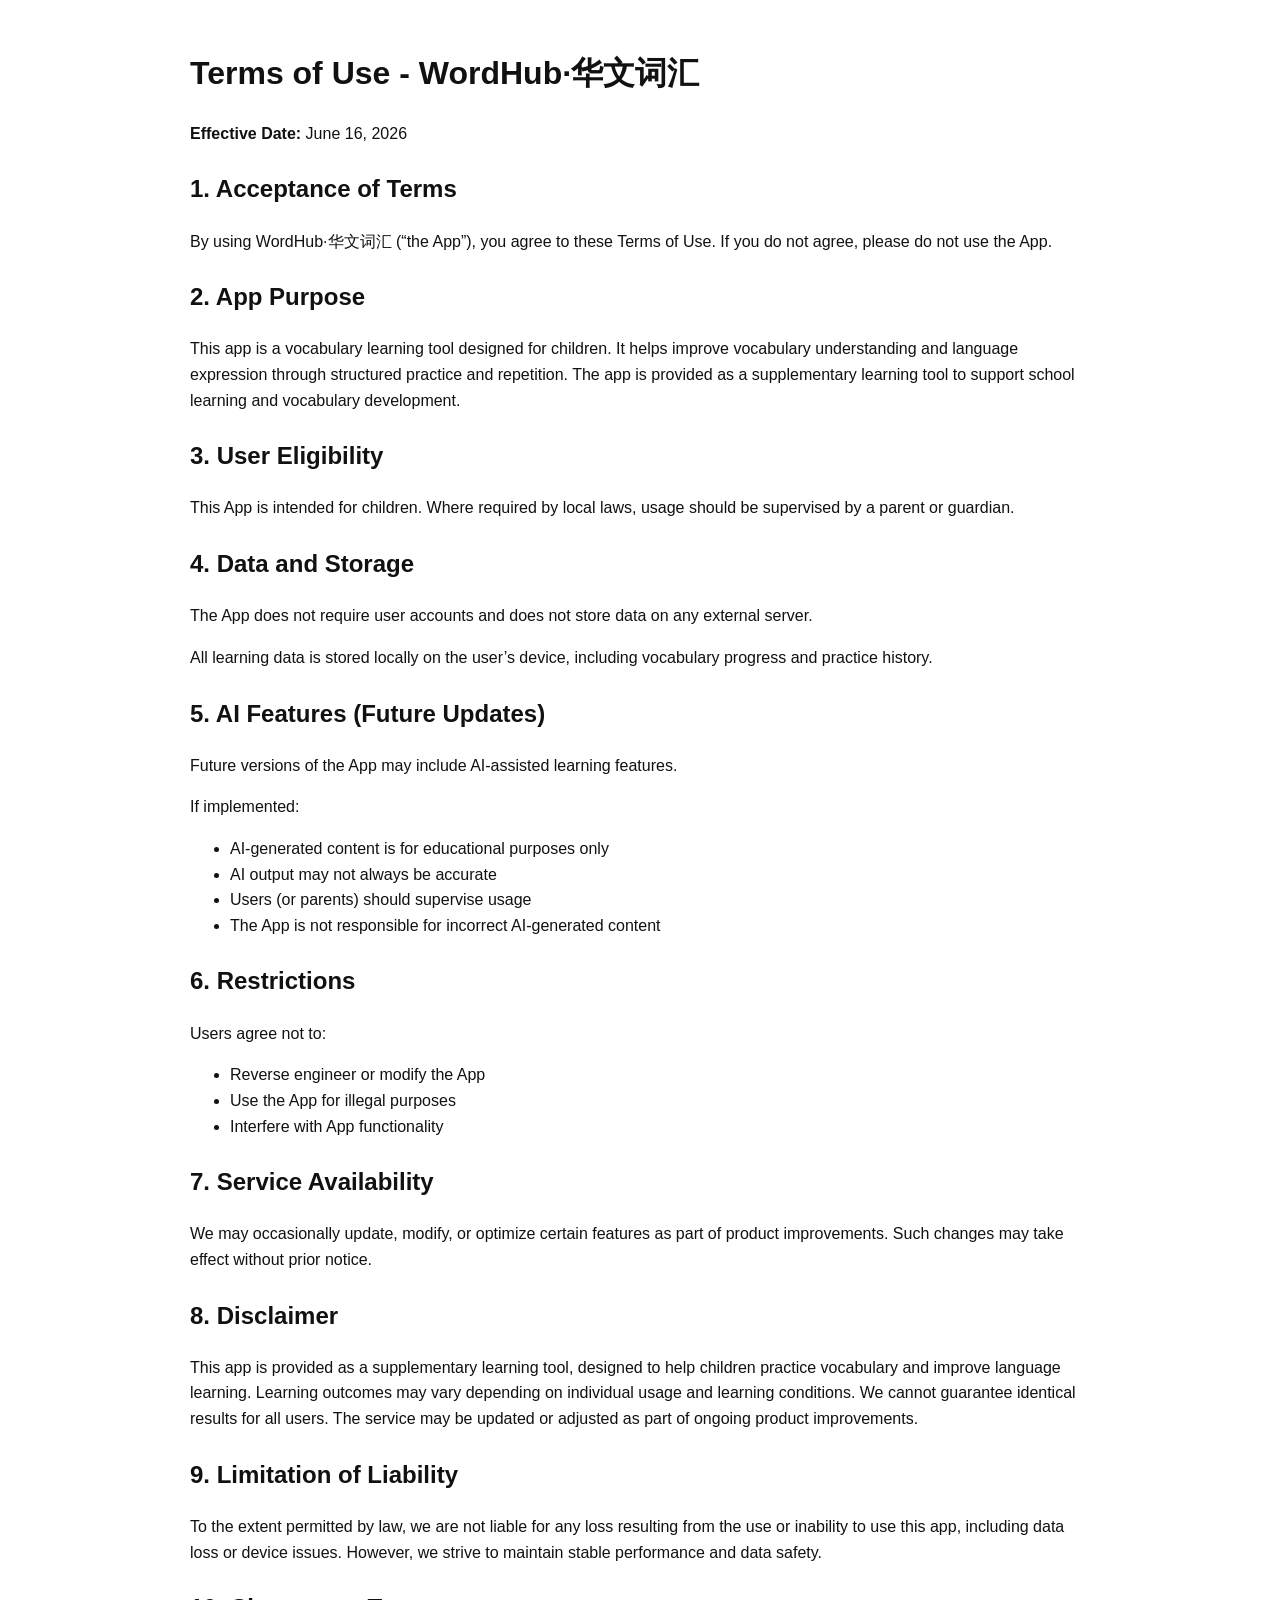
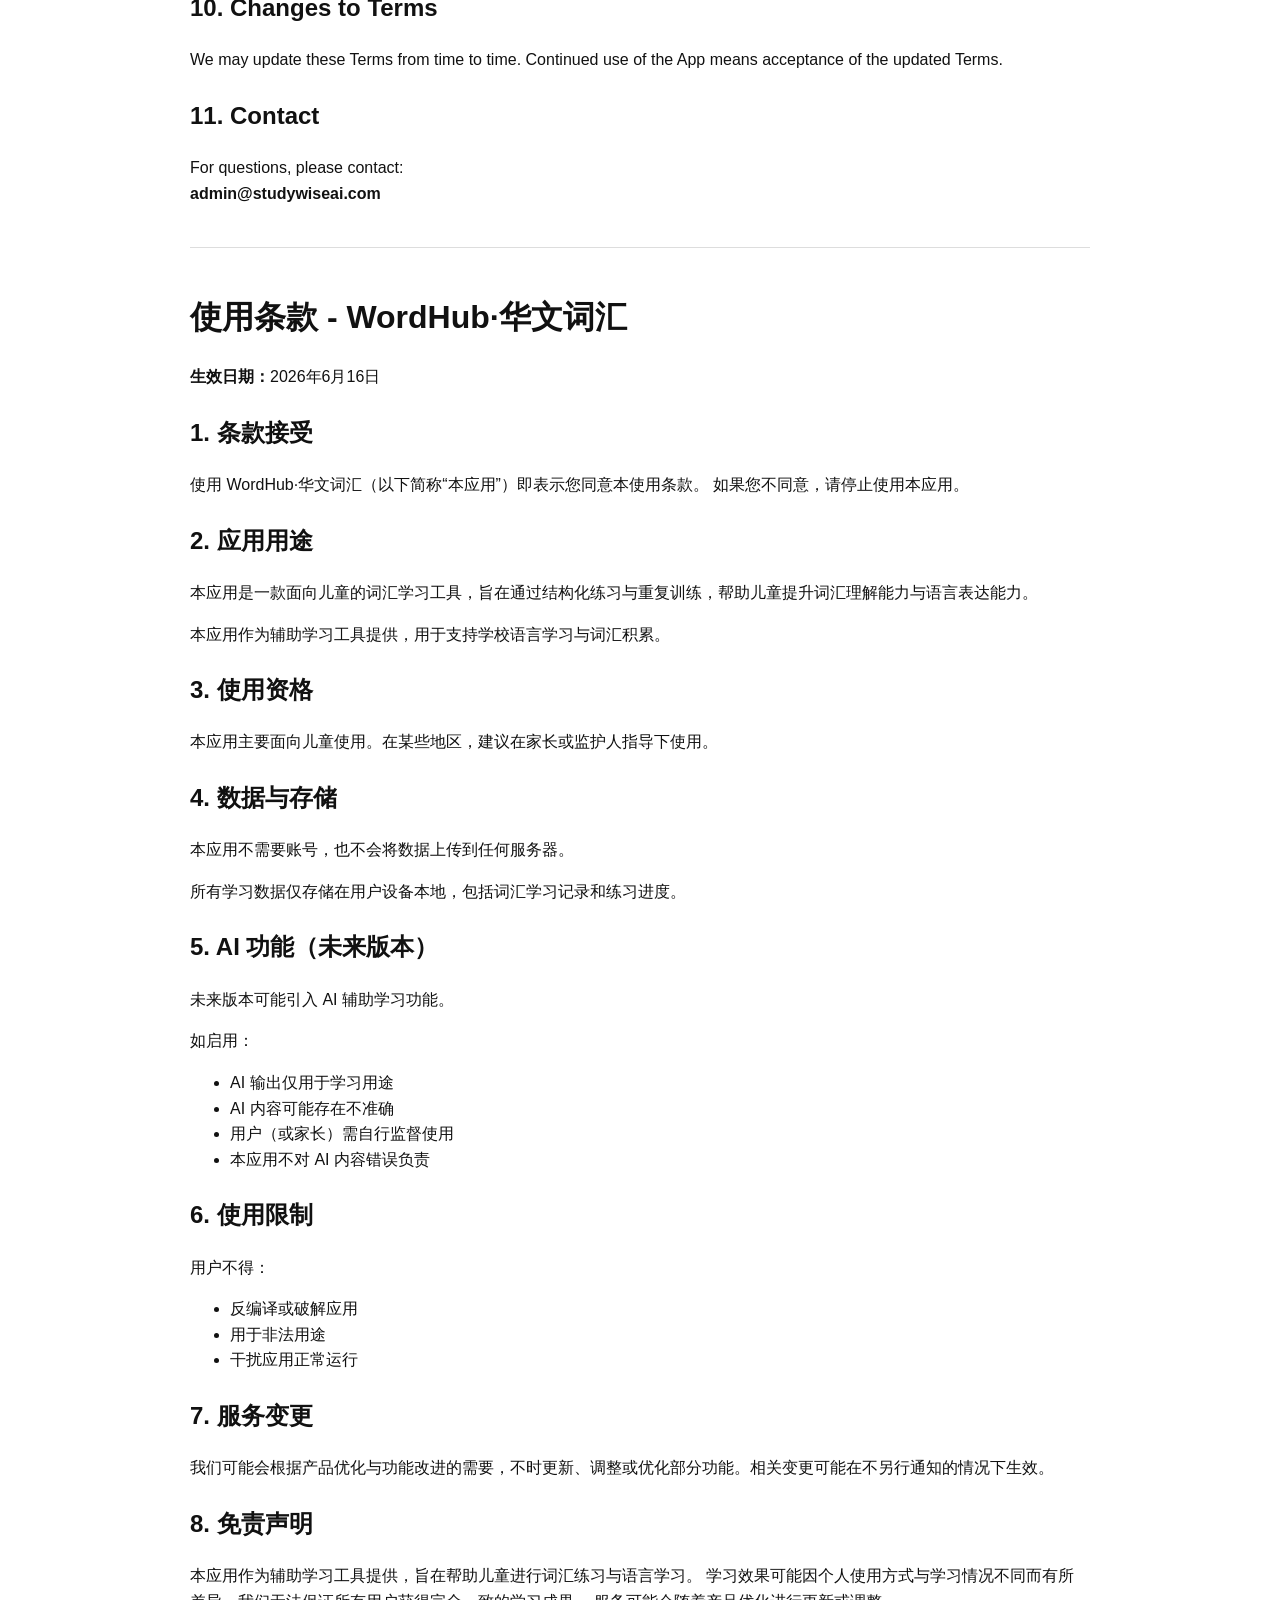
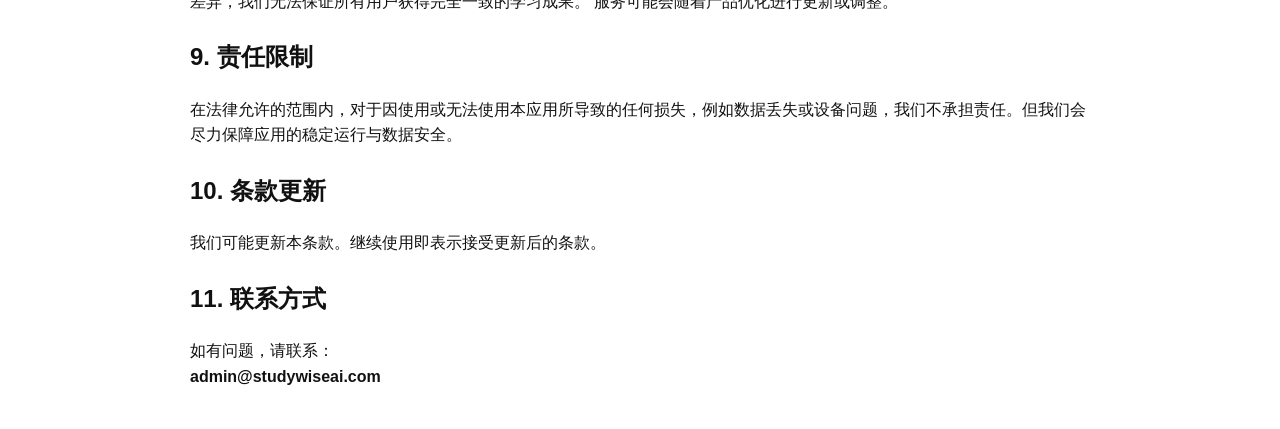
<file: terms.html>
<!DOCTYPE html>
<html lang="en">
<head>
  <meta charset="UTF-8" />
  <meta name="viewport" content="width=device-width, initial-scale=1.0"/>
  <title>Terms of Use - WordHub·华文词汇</title>
  <style>
    body {
      font-family: -apple-system, BlinkMacSystemFont, "Segoe UI", Roboto, Arial;
      line-height: 1.6;
      max-width: 900px;
      margin: auto;
      padding: 24px;
      color: #111;
    }
    h1, h2 {
      margin-top: 24px;
    }
    .tag {
      display: inline-block;
      padding: 4px 10px;
      background: #f2f2f2;
      border-radius: 6px;
      font-size: 12px;
      margin-bottom: 12px;
    }
    .section {
      margin-top: 40px;
      padding-top: 20px;
      border-top: 1px solid #ddd;
    }
  </style>
</head>

<body>

<h1>Terms of Use - WordHub·华文词汇</h1>
<p><strong>Effective Date:</strong> June 16, 2026</p>


<h2>1. Acceptance of Terms</h2>
<p>
By using WordHub·华文词汇 (“the App”), you agree to these Terms of Use.
If you do not agree, please do not use the App.
</p>

<h2>2. App Purpose</h2>
<p>
  This app is a vocabulary learning tool designed for children. It helps improve vocabulary understanding and language expression through structured practice and repetition.
  The app is provided as a supplementary learning tool to support school learning and vocabulary development.
</p>

<h2>3. User Eligibility</h2>
<p>
This App is intended for children. Where required by local laws, usage should be supervised by a parent or guardian.
</p>

<h2>4. Data and Storage</h2>
<p>
The App does not require user accounts and does not store data on any external server.
</p>
<p>
All learning data is stored locally on the user’s device, including vocabulary progress and practice history.
</p>

<h2>5. AI Features (Future Updates)</h2>
<p>
Future versions of the App may include AI-assisted learning features.
</p>
<p>
If implemented:
</p>
<ul>
  <li>AI-generated content is for educational purposes only</li>
  <li>AI output may not always be accurate</li>
  <li>Users (or parents) should supervise usage</li>
  <li>The App is not responsible for incorrect AI-generated content</li>
</ul>

<h2>6. Restrictions</h2>
<p>Users agree not to:</p>
<ul>
  <li>Reverse engineer or modify the App</li>
  <li>Use the App for illegal purposes</li>
  <li>Interfere with App functionality</li>
</ul>

<h2>7. Service Availability</h2>
<p>
We may occasionally update, modify, or optimize certain features as part of product improvements. Such changes may take effect without prior notice.
</p>

<h2>8. Disclaimer</h2>
<p>
This app is provided as a supplementary learning tool, designed to help children practice vocabulary and improve language learning.
Learning outcomes may vary depending on individual usage and learning conditions. We cannot guarantee identical results for all users.
The service may be updated or adjusted as part of ongoing product improvements.
</p>

<h2>9. Limitation of Liability</h2>
<p>
To the extent permitted by law, we are not liable for any loss resulting from the use or inability to use this app, including data loss or device issues. However, we strive to maintain stable performance and data safety.
</p>

<h2>10. Changes to Terms</h2>
<p>
We may update these Terms from time to time. Continued use of the App means acceptance of the updated Terms.
</p>

<h2>11. Contact</h2>
<p>
For questions, please contact:<br/>
<strong>admin@studywiseai.com</strong>
</p>

<!-- 中文版本 -->

<div class="section"></div>

<h1>使用条款 - WordHub·华文词汇</h1>
<p><strong>生效日期：</strong>2026年6月16日</p>

<h2>1. 条款接受</h2>
<p>
使用 WordHub·华文词汇（以下简称“本应用”）即表示您同意本使用条款。
如果您不同意，请停止使用本应用。
</p>

<h2>2. 应用用途</h2>
<p>
本应用是一款面向儿童的词汇学习工具，旨在通过结构化练习与重复训练，帮助儿童提升词汇理解能力与语言表达能力。
</p>
<p>本应用作为辅助学习工具提供，用于支持学校语言学习与词汇积累。
</p>

<h2>3. 使用资格</h2>
<p>
本应用主要面向儿童使用。在某些地区，建议在家长或监护人指导下使用。
</p>

<h2>4. 数据与存储</h2>
<p>
本应用不需要账号，也不会将数据上传到任何服务器。
</p>
<p>
所有学习数据仅存储在用户设备本地，包括词汇学习记录和练习进度。
</p>

<h2>5. AI 功能（未来版本）</h2>
<p>
未来版本可能引入 AI 辅助学习功能。
</p>
<p>如启用：</p>
<ul>
  <li>AI 输出仅用于学习用途</li>
  <li>AI 内容可能存在不准确</li>
  <li>用户（或家长）需自行监督使用</li>
  <li>本应用不对 AI 内容错误负责</li>
</ul>

<h2>6. 使用限制</h2>
<p>用户不得：</p>
<ul>
  <li>反编译或破解应用</li>
  <li>用于非法用途</li>
  <li>干扰应用正常运行</li>
</ul>

<h2>7. 服务变更</h2>
<p>
我们可能会根据产品优化与功能改进的需要，不时更新、调整或优化部分功能。相关变更可能在不另行通知的情况下生效。
</p>

<h2>8. 免责声明</h2>
<p>
  本应用作为辅助学习工具提供，旨在帮助儿童进行词汇练习与语言学习。
  学习效果可能因个人使用方式与学习情况不同而有所差异，我们无法保证所有用户获得完全一致的学习成果。
  服务可能会随着产品优化进行更新或调整。
</p>

<h2>9. 责任限制</h2>
<p>
在法律允许的范围内，对于因使用或无法使用本应用所导致的任何损失，例如数据丢失或设备问题，我们不承担责任。但我们会尽力保障应用的稳定运行与数据安全。
</p>

<h2>10. 条款更新</h2>
<p>
我们可能更新本条款。继续使用即表示接受更新后的条款。
</p>

<h2>11. 联系方式</h2>
<p>
如有问题，请联系：<br/>
<strong>admin@studywiseai.com</strong>
</p>

</body>
</html>
</file>
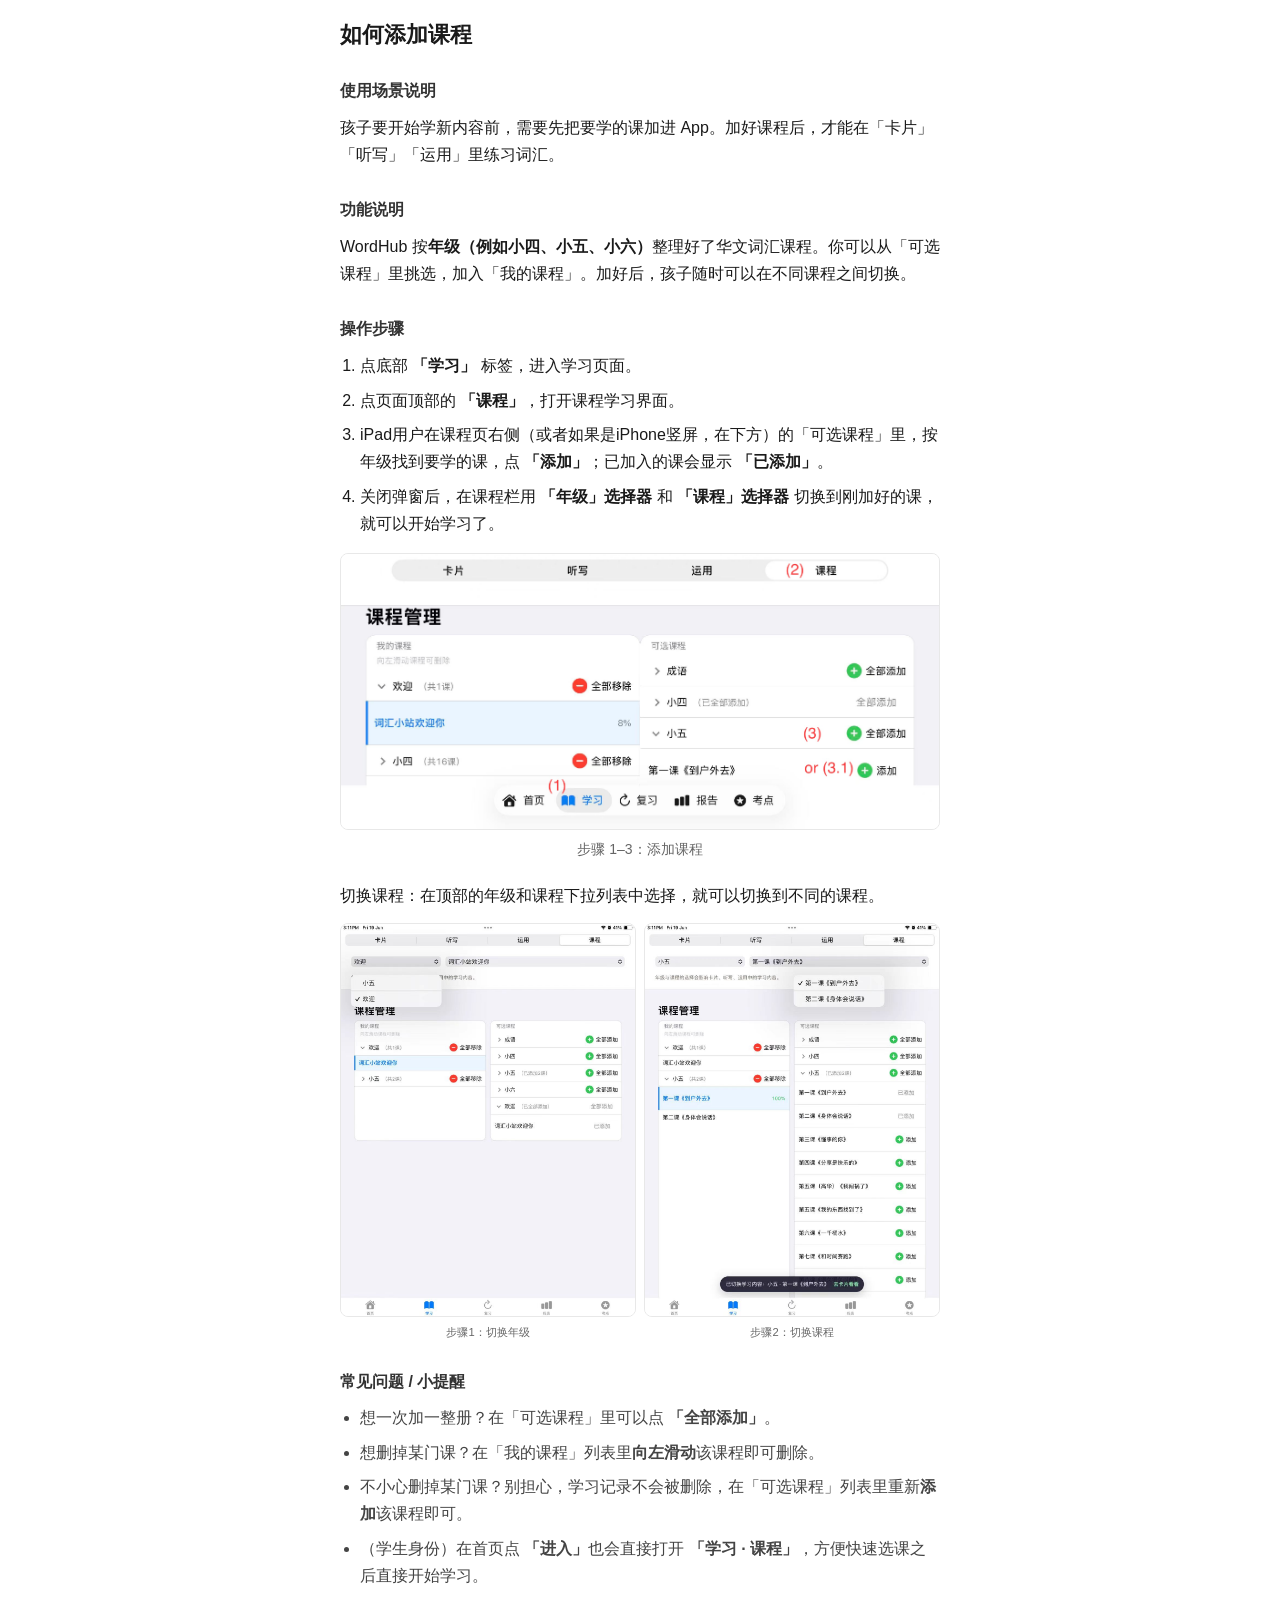
<file: help/add-course.html>
<!DOCTYPE html>
<html lang="zh-Hans">
<head>
  <meta charset="UTF-8" />
  <meta name="viewport" content="width=device-width, initial-scale=1.0" />
  <title>如何添加课程 - WordHub·华文词汇</title>
  <link rel="stylesheet" href="css/help.css" />
</head>
<body>
  <h1>如何添加课程</h1>

  <h2>使用场景说明</h2>
  <p>孩子要开始学新内容前，需要先把要学的课加进 App。加好课程后，才能在「卡片」「听写」「运用」里练习词汇。</p>

  <h2>功能说明</h2>
  <p>WordHub 按<strong>年级（例如小四、小五、小六）</strong>整理好了华文词汇课程。你可以从「可选课程」里挑选，加入「我的课程」。加好后，孩子随时可以在不同课程之间切换。</p>

  <h2>操作步骤</h2>
  <ol>
    <li>点底部 <strong>「学习」</strong> 标签，进入学习页面。</li>
    <li>点页面顶部的 <strong>「课程」</strong>，打开课程学习界面。</li>
    <li>iPad用户在课程页右侧（或者如果是iPhone竖屏，在下方）的「可选课程」里，按年级找到要学的课，点 <strong>「添加」</strong>；已加入的课会显示 <strong>「已添加」</strong>。</li>
    <li>关闭弹窗后，在课程栏用 <strong>「年级」选择器</strong> 和 <strong>「课程」选择器</strong> 切换到刚加好的课，就可以开始学习了。</li>
  </ol>

  <figure class="help-figure">
    <img src="images/add_course.jpg" alt="步骤1-3：添加课程" />
    <figcaption>步骤 1–3：添加课程</figcaption>
  </figure>

  <p></p>
  <p></p>
  <p>切换课程：在顶部的年级和课程下拉列表中选择，就可以切换到不同的课程。</p>
  <div class="help-figure-row help-figure-row--2">
    <figure class="help-figure">
      <img src="images/switch-course-1.jpg" alt="步骤1：切换年级" />
      <figcaption>步骤1：切换年级</figcaption>
    </figure>
    <figure class="help-figure">
      <img src="images/switch-course-2.jpg" alt="步骤2：切换课程" />
      <figcaption>步骤2：切换课程</figcaption>
    </figure>
  </div>

  <h2>常见问题 / 小提醒</h2>
  <ul class="note-list">
    <li>想一次加一整册？在「可选课程」里可以点 <strong>「全部添加」</strong>。</li>
    <li>想删掉某门课？在「我的课程」列表里<strong>向左滑动</strong>该课程即可删除。</li>
    <li>不小心删掉某门课？别担心，学习记录不会被删除，在「可选课程」列表里重新<strong>添加</strong>该课程即可。</li>
    <li>（学生身份）在首页点 <strong>「进入」</strong>也会直接打开 <strong>「学习 · 课程」</strong>，方便快速选课之后直接开始学习。</li>
  </ul>
</body>
</html>
</file>
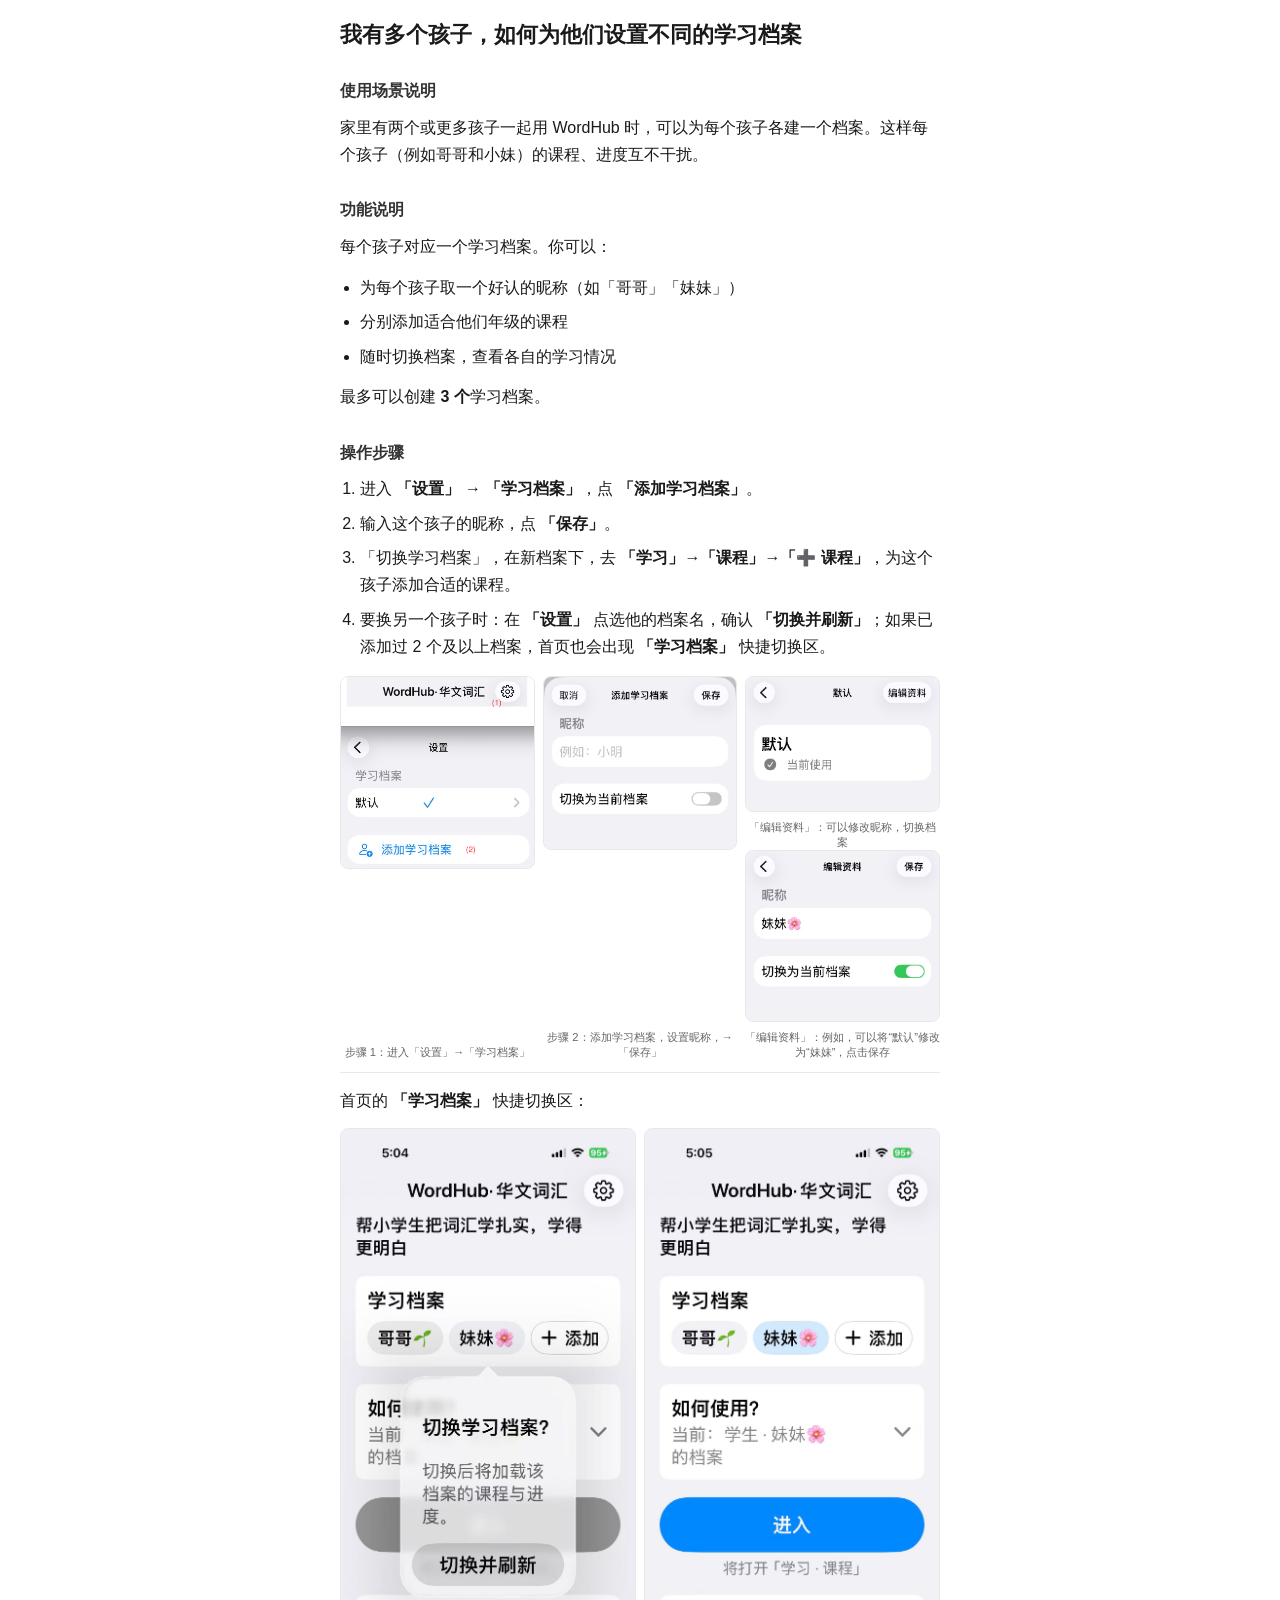
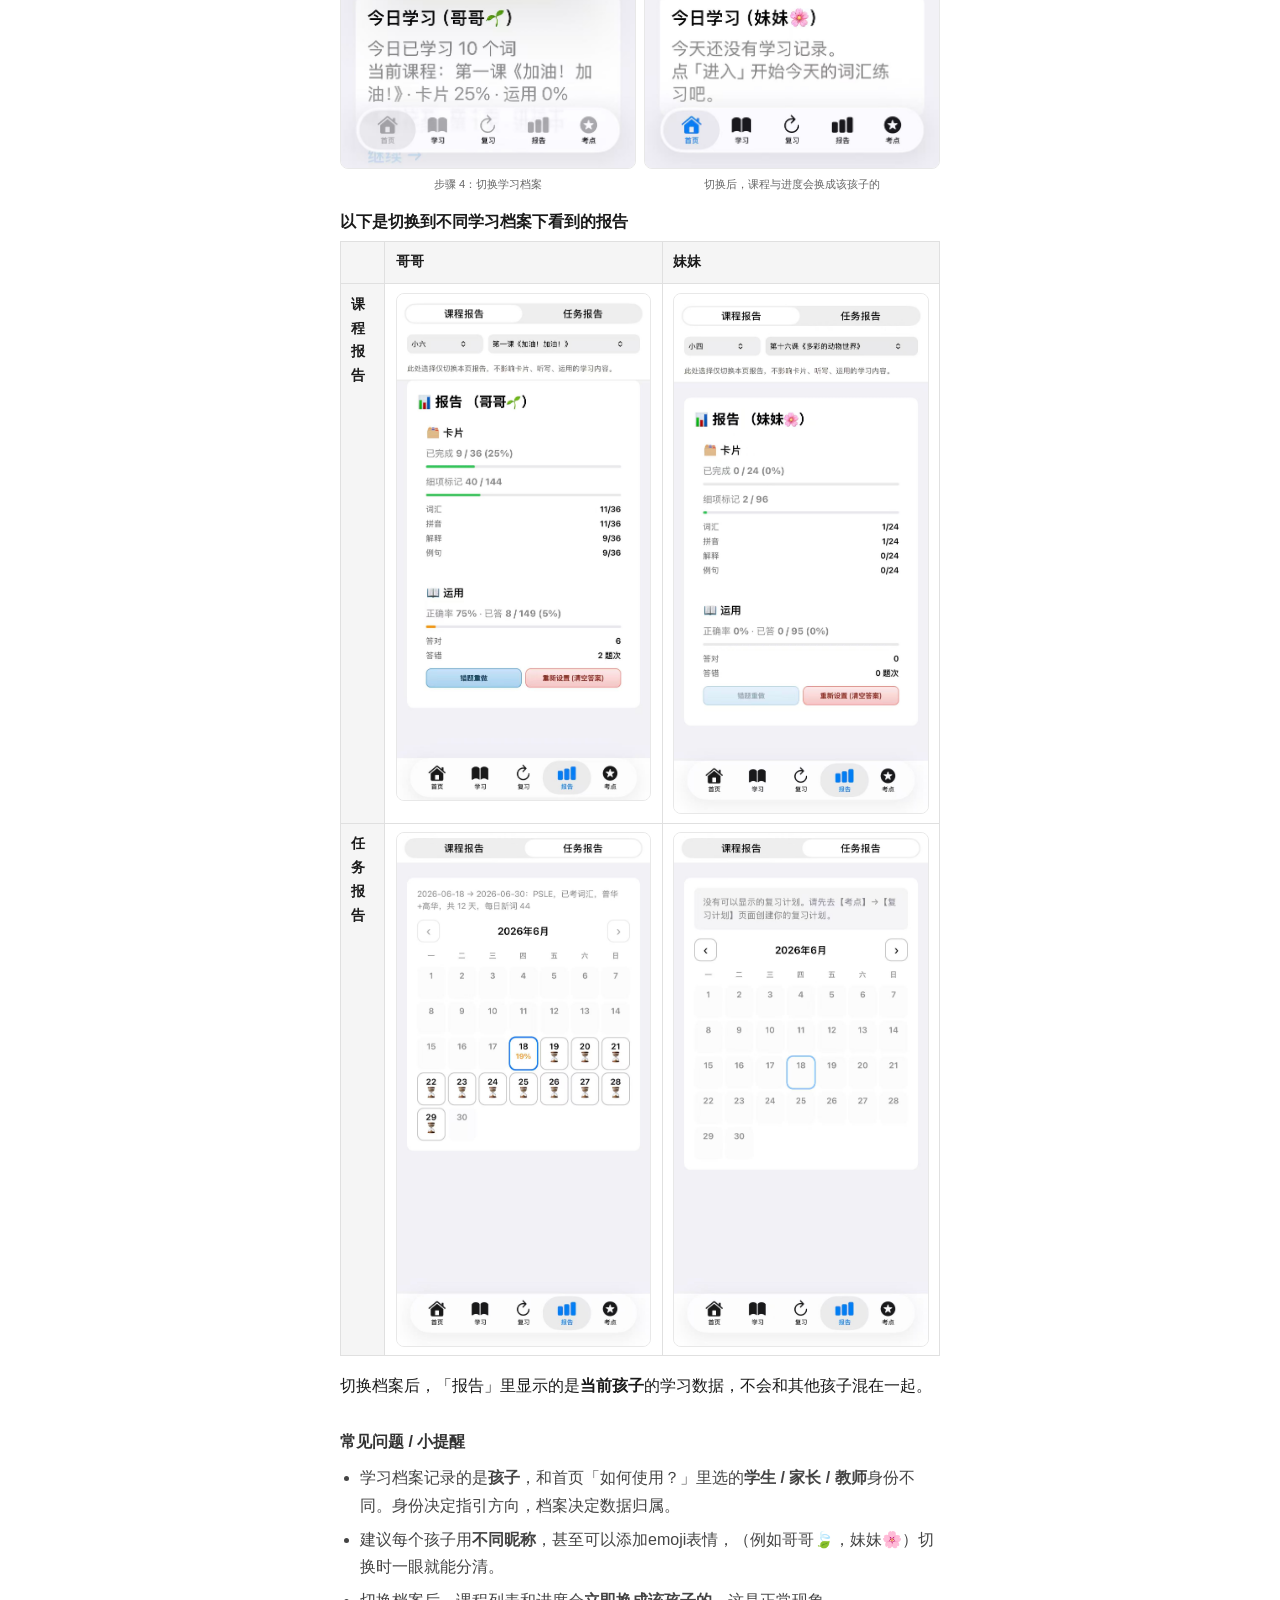
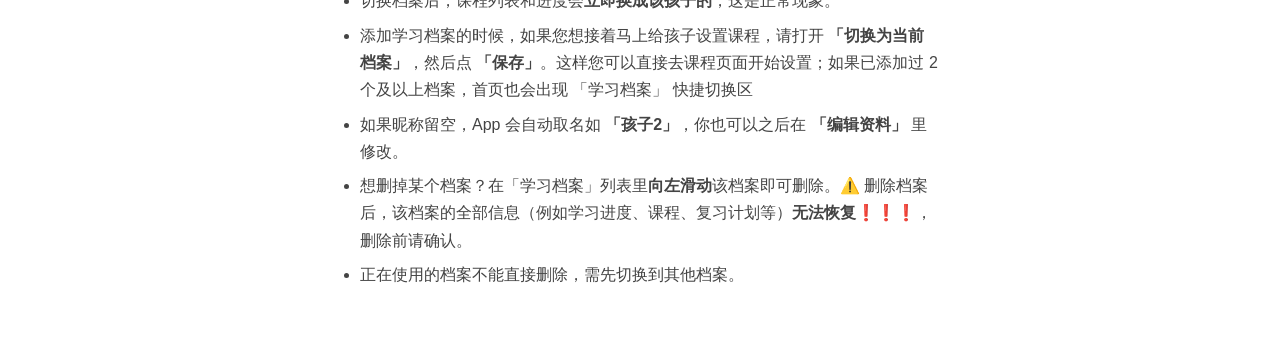
<file: help/multi-child-profiles.html>
<!DOCTYPE html>
<html lang="zh-Hans">
<head>
  <meta charset="UTF-8" />
  <meta name="viewport" content="width=device-width, initial-scale=1.0" />
  <title>多个孩子如何设置学习档案 - WordHub·华文词汇</title>
  <link rel="stylesheet" href="css/help.css" />
</head>
<body>
  <h1>我有多个孩子，如何为他们设置不同的学习档案</h1>

  <h2>使用场景说明</h2>
  <p>家里有两个或更多孩子一起用 WordHub 时，可以为每个孩子各建一个档案。这样每个孩子（例如哥哥和小妹）的课程、进度互不干扰。</p>

  <h2>功能说明</h2>
  <p>每个孩子对应一个学习档案。你可以：</p>
  <ul>
    <li>为每个孩子取一个好认的昵称（如「哥哥」「妹妹」）</li>
    <li>分别添加适合他们年级的课程</li>
    <li>随时切换档案，查看各自的学习情况</li>
  </ul>
  <p>最多可以创建 <strong>3 个</strong>学习档案。</p>

  <h2>操作步骤</h2>
  <ol>
    <li>进入 <strong>「设置」</strong> → <strong>「学习档案」</strong>，点 <strong>「添加学习档案」</strong>。</li>
    <li>输入这个孩子的昵称，点 <strong>「保存」</strong>。</li>
    <li>「切换学习档案」，在新档案下，去 <strong>「学习」→「课程」→「➕ 课程」</strong>，为这个孩子添加合适的课程。</li>
    <li>要换另一个孩子时：在 <strong>「设置」</strong> 点选他的档案名，确认 <strong>「切换并刷新」</strong>；如果已添加过 2 个及以上档案，首页也会出现 <strong>「学习档案」</strong> 快捷切换区。</li>
  </ol>

  <div class="help-figure-row help-figure-row--3">
    <figure class="help-figure">
      <img src="images/profile-step1-setting.png" alt="步骤1：进入设置的学习档案" />
      <figcaption>步骤 1：进入「设置」→「学习档案」</figcaption>
    </figure>
    <figure class="help-figure">
      <img src="images/profile-step2-add.jpg" alt="步骤2：添加学习档案" />
      <figcaption>步骤 2：添加学习档案，设置昵称，→「保存」</figcaption>
    </figure>
    <figure class="help-figure">
      <img src="images/profile-step3-edit-profile.jpg" alt="步骤3：编辑并保存档案" />
      <figcaption>「编辑资料」：可以修改昵称，切换档案</figcaption>
      <img src="images/profile-step3-2-edit-profile.jpg" alt="步骤3-2：编辑并保存档案" />
      <figcaption>「编辑资料」：例如，可以将“默认”修改为“妹妹”，点击保存</figcaption>
    </figure>
  </div>

  <p></p>
  <p></p>
  <p>首页的 <strong>「学习档案」</strong> 快捷切换区：</p>
  <div class="help-figure-row help-figure-row--2">
    <figure class="help-figure">
      <img src="images/profile-step4-1switch-profile.jpg" alt="步骤4：切换学习档案" />
      <figcaption>步骤 4：切换学习档案</figcaption>
    </figure>
    <figure class="help-figure">
      <img src="images/profile-step4-2after-switched.jpg" alt="步骤4：切换后的界面" />
      <figcaption>切换后，课程与进度会换成该孩子的</figcaption>
    </figure>
  </div>

  <p></p>
  <p></p>
  <p class="subsection-title">以下是切换到不同学习档案下看到的报告</p>

  <div class="table-wrap">
    <table>
      <thead>
        <tr>
          <th></th>
          <th>哥哥</th>
          <th>妹妹</th>
        </tr>
      </thead>
      <tbody>
        <tr>
          <th>课程报告</th>
          <td>
            <figure class="help-figure table-figure">
              <img src="images/report-bro-1.jpg" alt="哥哥的课程报告" />
            </figure>
          </td>
          <td>
            <figure class="help-figure table-figure">
              <img src="images/report-sis-1.jpg" alt="妹妹的课程报告" />
            </figure>
          </td>
        </tr>
        <tr>
          <th>任务报告</th>
          <td>
            <figure class="help-figure table-figure">
              <img src="images/report-bro-2.jpg" alt="哥哥的任务报告" />
            </figure>
          </td>
          <td>
            <figure class="help-figure table-figure">
              <img src="images/report-sis-2.jpg" alt="妹妹的任务报告" />
            </figure>
          </td>
        </tr>
      </tbody>
    </table>
  </div>

  <p>切换档案后，「报告」里显示的是<strong>当前孩子</strong>的学习数据，不会和其他孩子混在一起。</p>

  <h2>常见问题 / 小提醒</h2>
  <ul class="note-list">
    <li>学习档案记录的是<strong>孩子</strong>，和首页「如何使用？」里选的<strong>学生 / 家长 / 教师</strong>身份不同。身份决定指引方向，档案决定数据归属。</li>
    <li>建议每个孩子用<strong>不同昵称</strong>，甚至可以添加emoji表情，（例如哥哥🍃，妹妹🌸）切换时一眼就能分清。</li>
    <li>切换档案后，课程列表和进度会<strong>立即换成该孩子的</strong>，这是正常现象。</li>
    <li>添加学习档案的时候，如果您想接着马上给孩子设置课程，请打开 <strong>「切换为当前档案」</strong>，然后点 <strong>「保存」</strong>。这样您可以直接去课程页面开始设置；如果已添加过 2 个及以上档案，首页也会出现 「学习档案」 快捷切换区</li>
    <li>如果昵称留空，App 会自动取名如 <strong>「孩子2」</strong>，你也可以之后在 <strong>「编辑资料」</strong> 里修改。</li>
    <li>想删掉某个档案？在「学习档案」列表里<strong>向左滑动</strong>该档案即可删除。⚠️ 删除档案后，该档案的全部信息（例如学习进度、课程、复习计划等）<strong>无法恢复❗️❗️❗️</strong>，删除前请确认。</li>
    <li>正在使用的档案不能直接删除，需先切换到其他档案。</li>
  </ul>
</body>
</html>
</file>
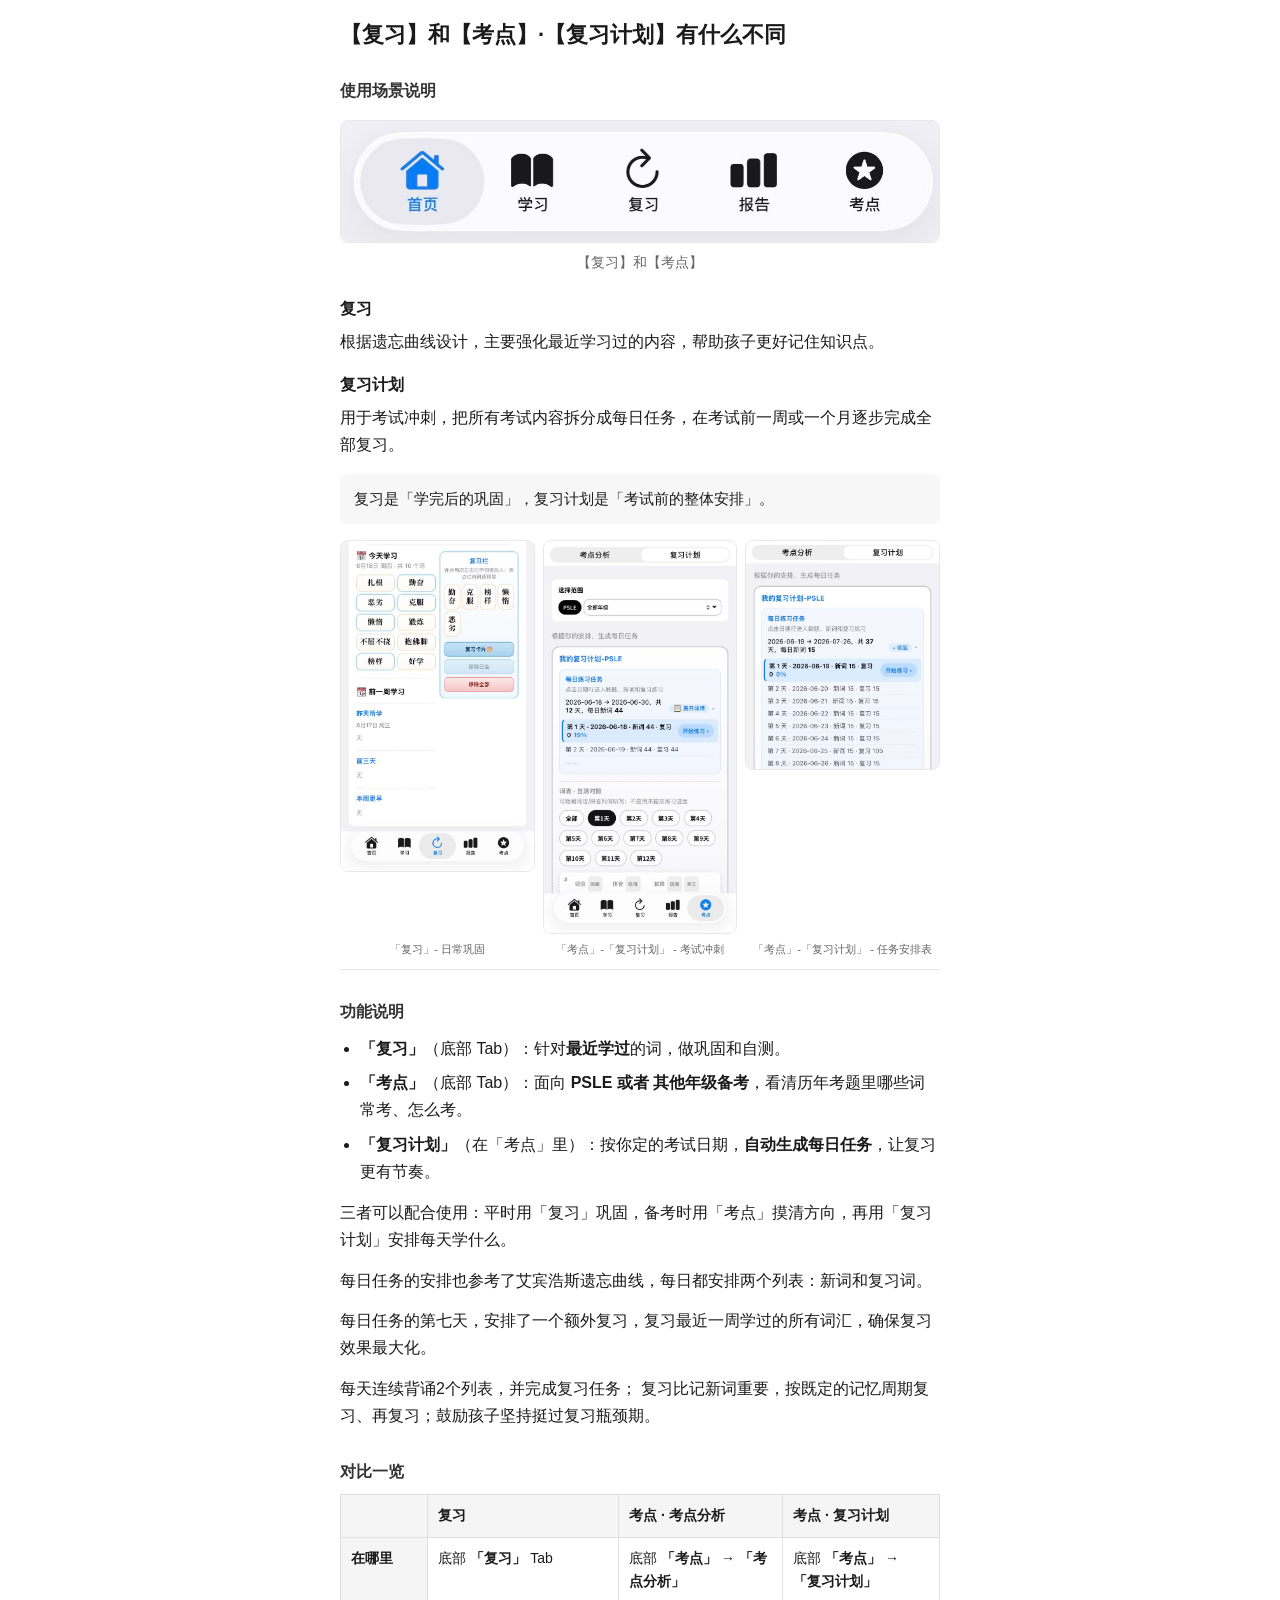
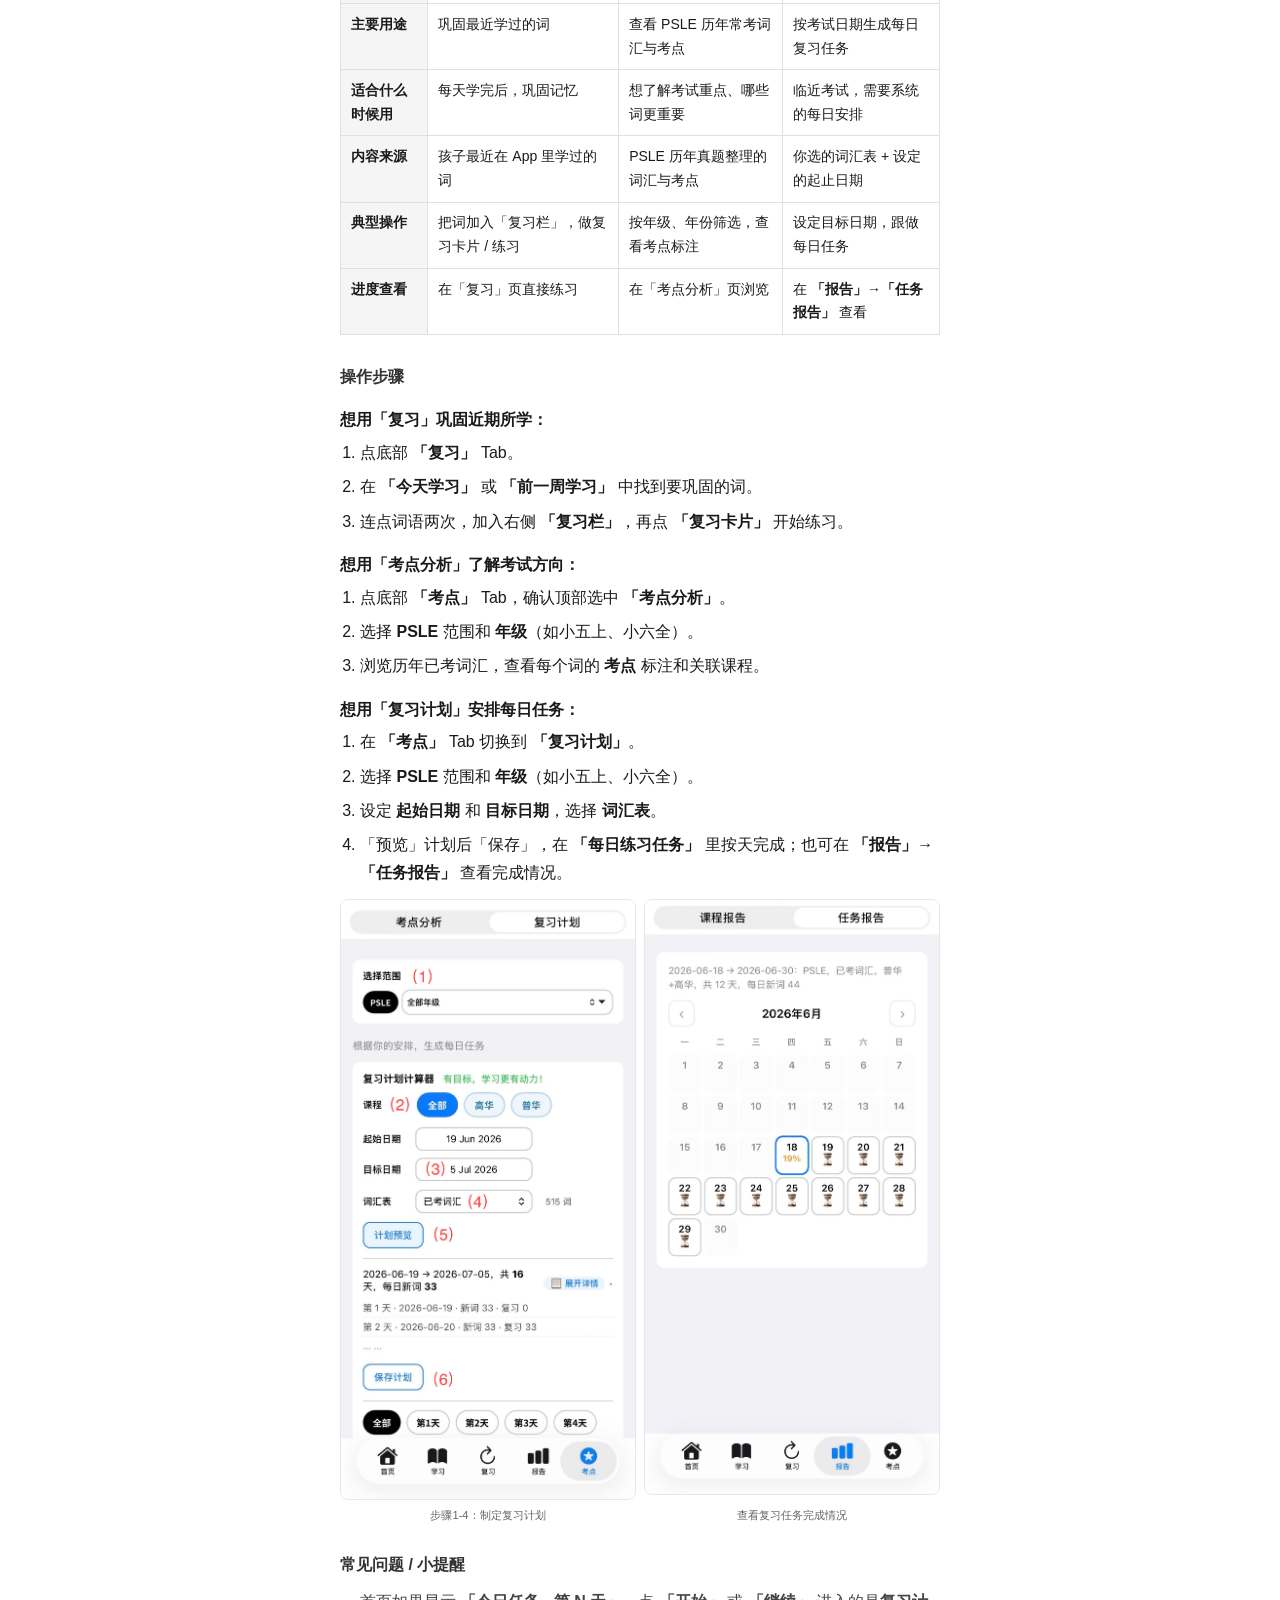
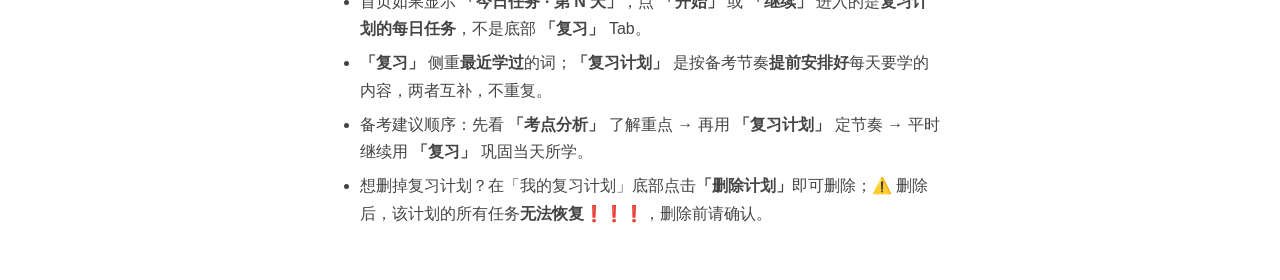
<file: help/review-vs-exam-plan.html>
<!DOCTYPE html>
<html lang="zh-Hans">
<head>
  <meta charset="UTF-8" />
  <meta name="viewport" content="width=device-width, initial-scale=1.0" />
  <title>复习和考点·复习计划有什么不同 - WordHub·华文词汇</title>
  <link rel="stylesheet" href="css/help.css" />
</head>
<body>
  <h1>【复习】和【考点】·【复习计划】有什么不同</h1>

  <h2>使用场景说明</h2>
  
  <figure class="help-figure">
    <img src="images/review-vs-plan.jpg" alt="复习vs考点" />
    <figcaption>【复习】和【考点】</figcaption>
  </figure>

  <p class="subsection-title">复习</p>
  <p>根据遗忘曲线设计，主要强化最近学习过的内容，帮助孩子更好记住知识点。</p>

  <p class="subsection-title">复习计划</p>
  <p>用于考试冲刺，把所有考试内容拆分成每日任务，在考试前一周或一个月逐步完成全部复习。</p>

  <p class="summary-line">复习是「学完后的巩固」，复习计划是「考试前的整体安排」。</p>

  <div class="help-figure-row help-figure-row--3">
    <figure class="help-figure">
      <img src="images/review-vs-plan-1.jpg" alt="review" />
      <figcaption>「复习」- 日常巩固</figcaption>
    </figure>
    <figure class="help-figure">
      <img src="images/review-vs-plan-2.jpg" alt="plan" />
      <figcaption>「考点」-「复习计划」 - 考试冲刺</figcaption>
    </figure>
    <figure class="help-figure">
      <img src="images/review-vs-plan-3.jpg" alt="plan2" />
      <figcaption>「考点」-「复习计划」 - 任务安排表</figcaption>
    </figure>
  </div>

  <p></p>
  <p></p>

  <h2>功能说明</h2>
  <ul>
    <li><strong>「复习」</strong>（底部 Tab）：针对<strong>最近学过</strong>的词，做巩固和自测。</li>
    <li><strong>「考点」</strong>（底部 Tab）：面向 <strong>PSLE 或者 其他年级备考</strong>，看清历年考题里哪些词常考、怎么考。</li>
    <li><strong>「复习计划」</strong>（在「考点」里）：按你定的考试日期，<strong>自动生成每日任务</strong>，让复习更有节奏。</li>
  </ul>
  <p>三者可以配合使用：平时用「复习」巩固，备考时用「考点」摸清方向，再用「复习计划」安排每天学什么。</p>
  <p>每日任务的安排也参考了艾宾浩斯遗忘曲线，每日都安排两个列表：新词和复习词。</p>
  <p>每日任务的第七天，安排了一个额外复习，复习最近一周学过的所有词汇，确保复习效果最大化。</p>
  <p>每天连续背诵2个列表，并完成复习任务； 复习比记新词重要，按既定的记忆周期复习、再复习；鼓励孩子坚持挺过复习瓶颈期。</p>

  <h2>对比一览</h2>
  <div class="table-wrap">
    <table>
      <thead>
        <tr>
          <th></th>
          <th>复习</th>
          <th>考点 · 考点分析</th>
          <th>考点 · 复习计划</th>
        </tr>
      </thead>
      <tbody>
        <tr>
          <th>在哪里</th>
          <td>底部 <strong>「复习」</strong> Tab</td>
          <td>底部 <strong>「考点」</strong> → <strong>「考点分析」</strong></td>
          <td>底部 <strong>「考点」</strong> → <strong>「复习计划」</strong></td>
        </tr>
        <tr>
          <th>主要用途</th>
          <td>巩固最近学过的词</td>
          <td>查看 PSLE 历年常考词汇与考点</td>
          <td>按考试日期生成每日复习任务</td>
        </tr>
        <tr>
          <th>适合什么时候用</th>
          <td>每天学完后，巩固记忆</td>
          <td>想了解考试重点、哪些词更重要</td>
          <td>临近考试，需要系统的每日安排</td>
        </tr>
        <tr>
          <th>内容来源</th>
          <td>孩子最近在 App 里学过的词</td>
          <td>PSLE 历年真题整理的词汇与考点</td>
          <td>你选的词汇表 + 设定的起止日期</td>
        </tr>
        <tr>
          <th>典型操作</th>
          <td>把词加入「复习栏」，做复习卡片 / 练习</td>
          <td>按年级、年份筛选，查看考点标注</td>
          <td>设定目标日期，跟做每日任务</td>
        </tr>
        <tr>
          <th>进度查看</th>
          <td>在「复习」页直接练习</td>
          <td>在「考点分析」页浏览</td>
          <td>在 <strong>「报告」→「任务报告」</strong> 查看</td>
        </tr>
      </tbody>
    </table>
  </div>

  <h2>操作步骤</h2>

  <p class="subsection-title">想用「复习」巩固近期所学：</p>
  <ol>
    <li>点底部 <strong>「复习」</strong> Tab。</li>
    <li>在 <strong>「今天学习」</strong> 或 <strong>「前一周学习」</strong> 中找到要巩固的词。</li>
    <li>连点词语两次，加入右侧 <strong>「复习栏」</strong>，再点 <strong>「复习卡片」</strong> 开始练习。</li>
  </ol>

  <p class="subsection-title">想用「考点分析」了解考试方向：</p>
  <ol>
    <li>点底部 <strong>「考点」</strong> Tab，确认顶部选中 <strong>「考点分析」</strong>。</li>
    <li>选择 <strong>PSLE</strong> 范围和 <strong>年级</strong>（如小五上、小六全）。</li>
    <li>浏览历年已考词汇，查看每个词的 <strong>考点</strong> 标注和关联课程。</li>
  </ol>

  <p class="subsection-title">想用「复习计划」安排每日任务：</p>
  <ol>
    <li>在 <strong>「考点」</strong> Tab 切换到 <strong>「复习计划」</strong>。</li>
    <li>选择 <strong>PSLE</strong> 范围和 <strong>年级</strong>（如小五上、小六全）。</li>
    <li>设定 <strong>起始日期</strong> 和 <strong>目标日期</strong>，选择 <strong>词汇表</strong>。</li>
    <li>「预览」计划后「保存」，在 <strong>「每日练习任务」</strong> 里按天完成；也可在 <strong>「报告」→「任务报告」</strong> 查看完成情况。</li>
  </ol>

  <div class="help-figure-row help-figure-row--2">
    <figure class="help-figure">
      <img src="images/how-to-plan.jpg" alt="步骤1-4：制定复习计划" />
      <figcaption>步骤1-4：制定复习计划</figcaption>
    </figure>
    <figure class="help-figure">
      <img src="images/report-bro-2.jpg" alt="查看复习计划完成情况" />
      <figcaption>查看复习任务完成情况</figcaption>
    </figure>
  </div>

  <h2>常见问题 / 小提醒</h2>
  <ul class="note-list">
    <li>首页如果显示 <strong>「今日任务 · 第 N 天」</strong>，点 <strong>「开始」</strong> 或 <strong>「继续」</strong> 进入的是<strong>复习计划的每日任务</strong>，不是底部 <strong>「复习」</strong> Tab。</li>
    <li><strong>「复习」</strong> 侧重<strong>最近学过</strong>的词；<strong>「复习计划」</strong> 是按备考节奏<strong>提前安排好</strong>每天要学的内容，两者互补，不重复。</li>
    <li>备考建议顺序：先看 <strong>「考点分析」</strong> 了解重点 → 再用 <strong>「复习计划」</strong> 定节奏 → 平时继续用 <strong>「复习」</strong> 巩固当天所学。</li>
    <li>想删掉复习计划？在「我的复习计划」底部点击<strong>「删除计划」</strong>即可删除；⚠️ 删除后，该计划的所有任务<strong>无法恢复❗️❗️❗️</strong>，删除前请确认。</li>
  </ul>
</body>
</html>
</file>
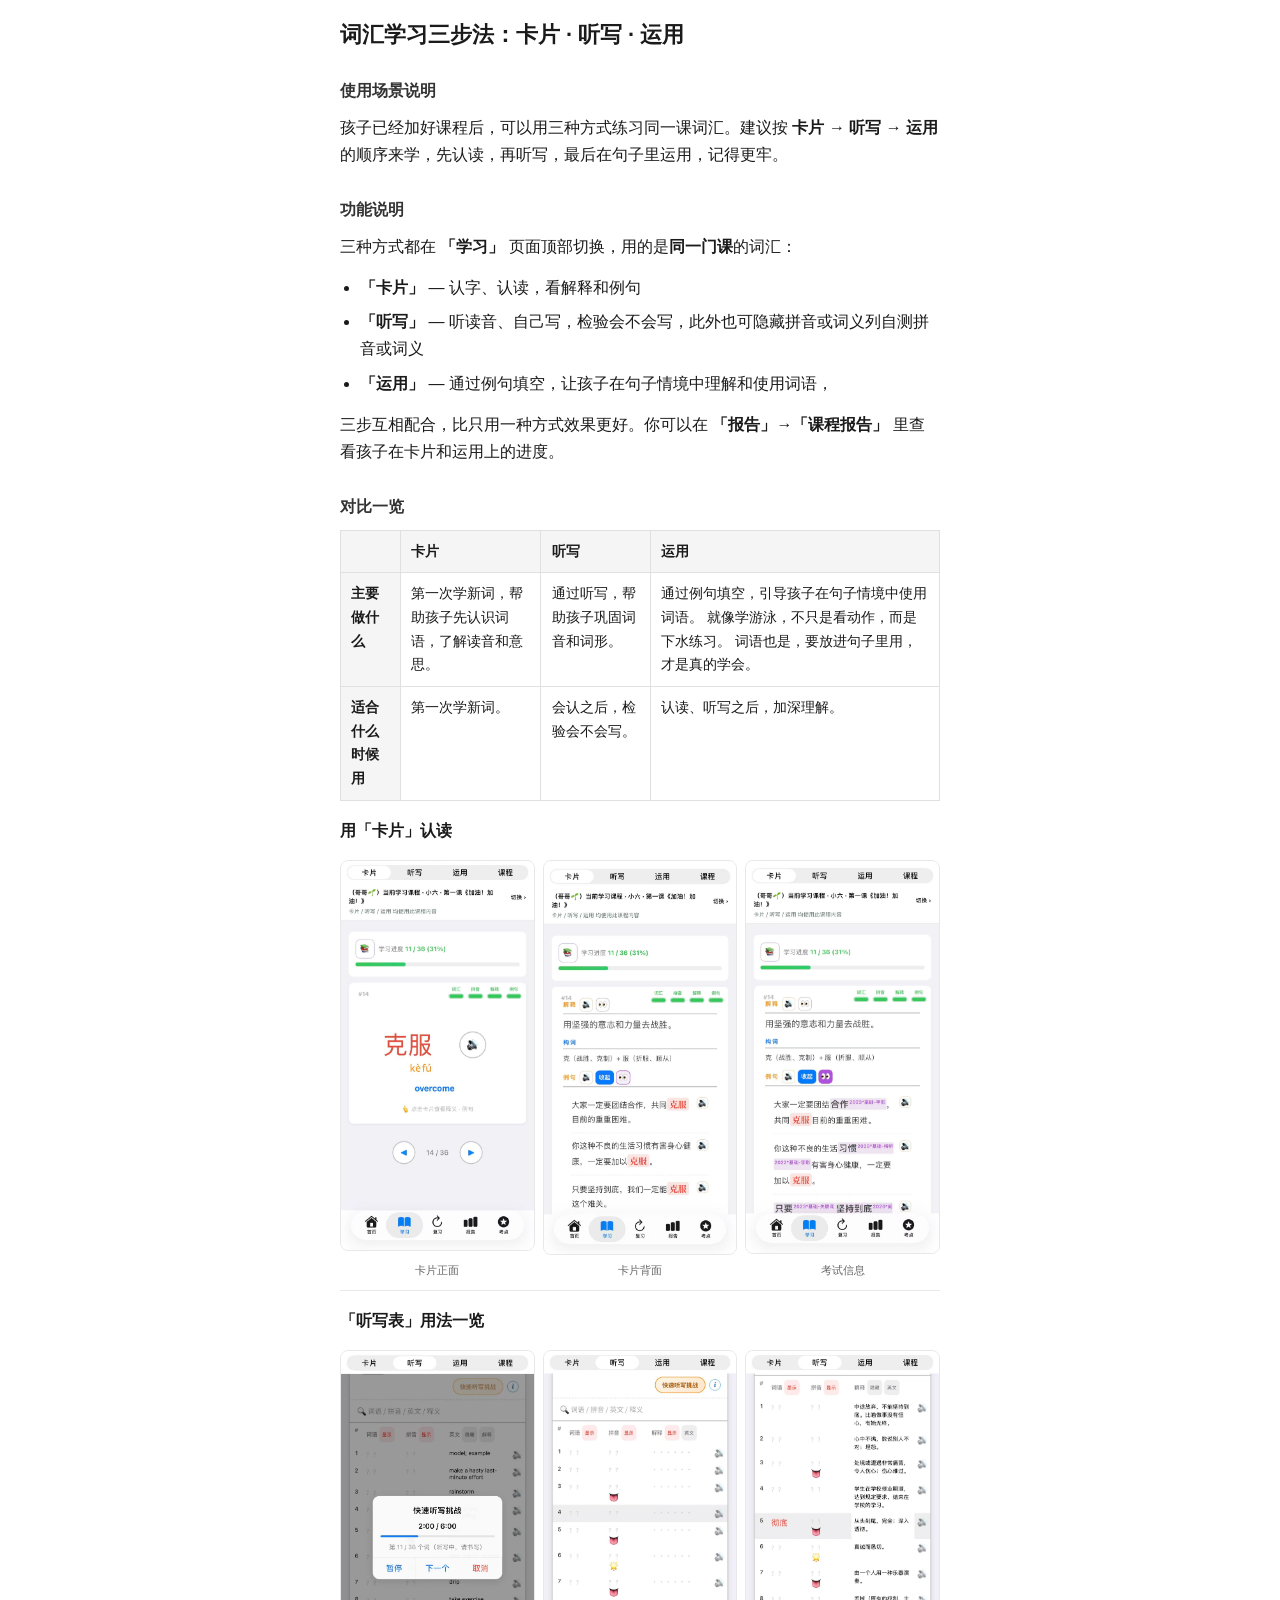
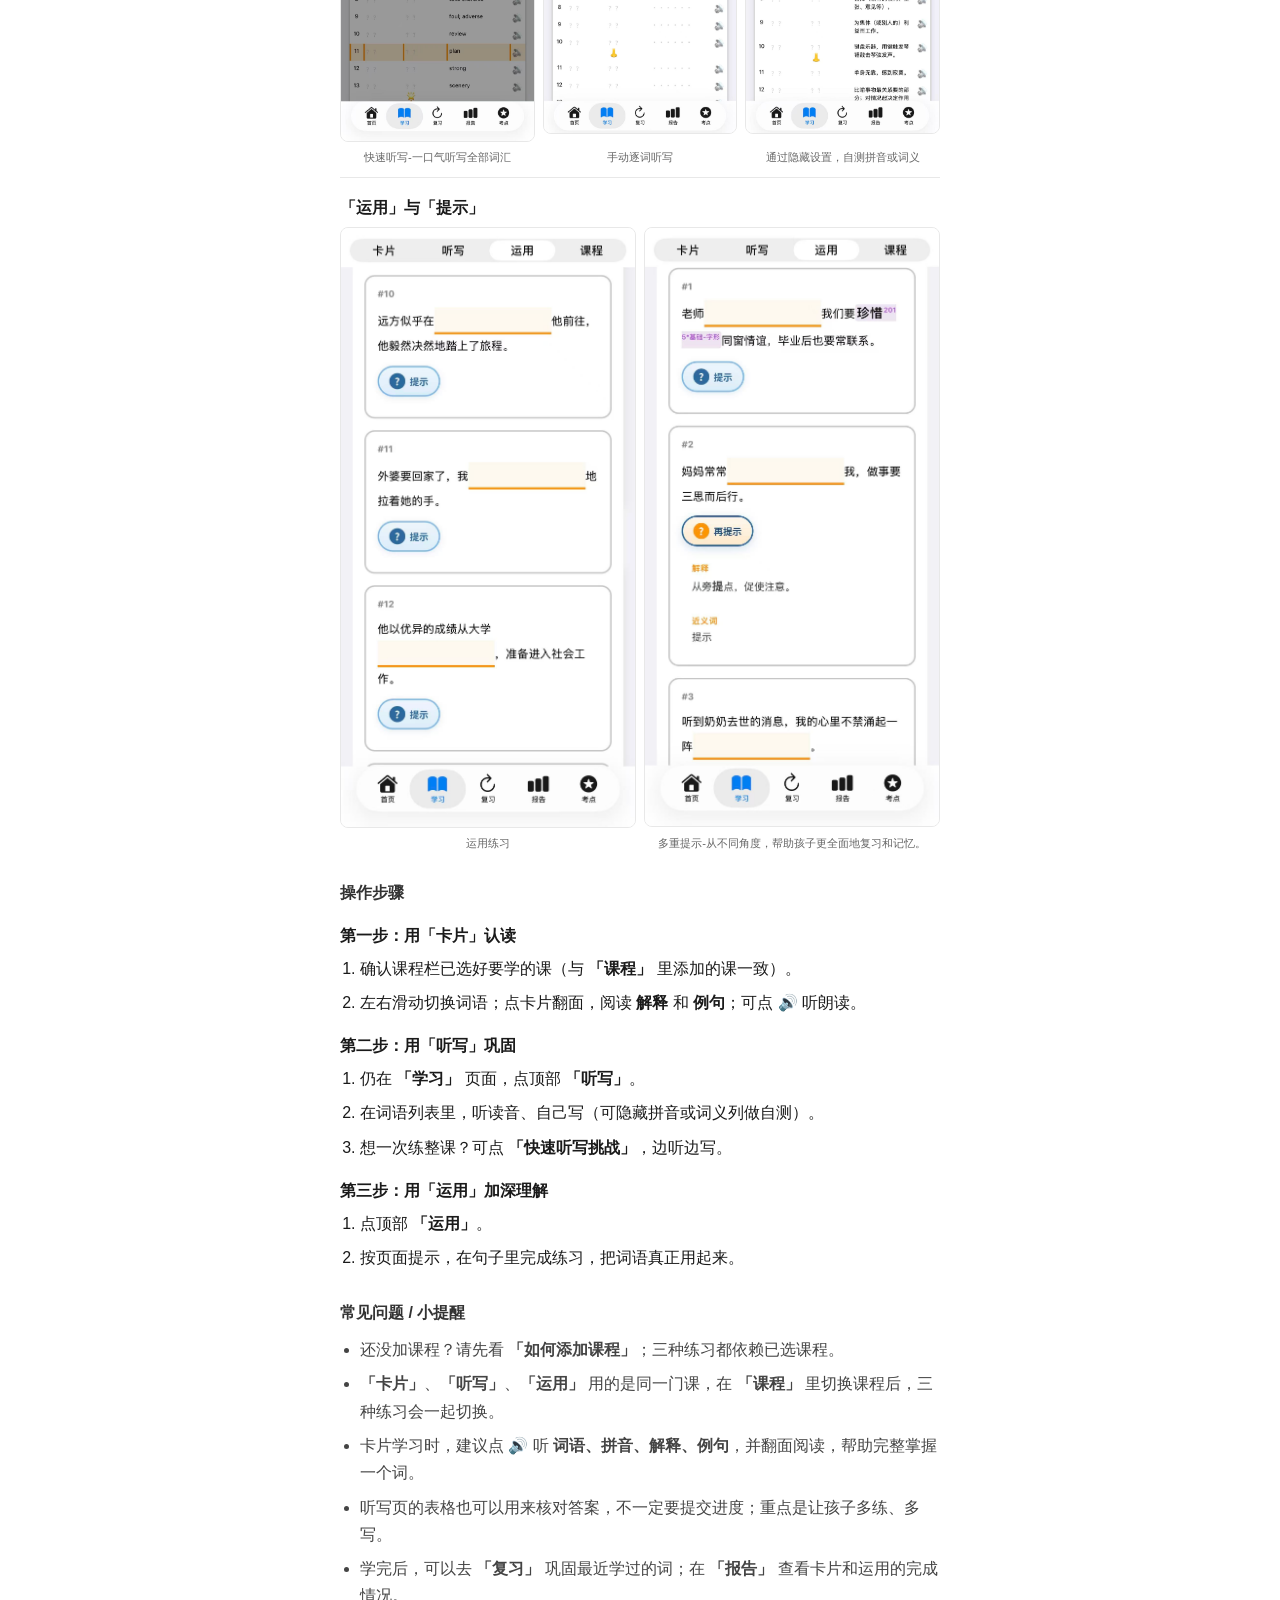
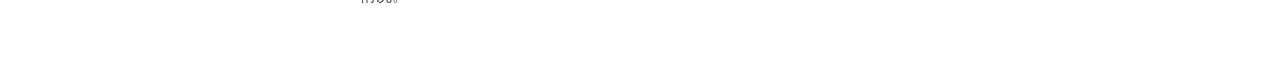
<file: help/vocab-three-steps.html>
<!DOCTYPE html>
<html lang="zh-Hans">
<head>
  <meta charset="UTF-8" />
  <meta name="viewport" content="width=device-width, initial-scale=1.0" />
  <title>词汇学习三步法：卡片 · 听写 · 运用 - WordHub·华文词汇</title>
  <link rel="stylesheet" href="css/help.css" />
</head>
<body>
  <h1>词汇学习三步法：卡片 · 听写 · 运用</h1>

  <h2>使用场景说明</h2>
  <p>孩子已经加好课程后，可以用三种方式练习同一课词汇。建议按 <strong>卡片 → 听写 → 运用</strong> 的顺序来学，先认读，再听写，最后在句子里运用，记得更牢。</p>

  <h2>功能说明</h2>
  <p>三种方式都在 <strong>「学习」</strong> 页面顶部切换，用的是<strong>同一门课</strong>的词汇：</p>
  <ul>
    <li><strong>「卡片」</strong> — 认字、认读，看解释和例句</li>
    <li><strong>「听写」</strong> — 听读音、自己写，检验会不会写，此外也可隐藏拼音或词义列自测拼音或词义</li>
    <li><strong>「运用」</strong> — 通过例句填空，让孩子在句子情境中理解和使用词语，</li>
  </ul>
  <p>三步互相配合，比只用一种方式效果更好。你可以在 <strong>「报告」→「课程报告」</strong> 里查看孩子在卡片和运用上的进度。</p>

  <h2>对比一览</h2>
  <div class="table-wrap">
    <table>
      <thead>
        <tr>
          <th></th>
          <th>卡片</th>
          <th>听写</th>
          <th>运用</th>
        </tr>
      </thead>
      <tbody>
        <tr>
          <th>主要做什么</th>
          <td>第一次学新词，帮助孩子先认识词语，了解读音和意思。</td>
          <td>通过听写，帮助孩子巩固词音和词形。</td>
          <td>通过例句填空，引导孩子在句子情境中使用词语。
            就像学游泳，不只是看动作，而是下水练习。
            词语也是，要放进句子里用，才是真的学会。</td>
        </tr>
        <tr>
          <th>适合什么时候用</th>
          <td>第一次学新词。</td>
          <td>会认之后，检验会不会写。</td>
          <td>认读、听写之后，加深理解。</td>
        </tr>
      </tbody>
    </table>
  </div>

  <p class="subsection-title">用「卡片」认读</p>

  <div class="help-figure-row help-figure-row--3">
    <figure class="help-figure">
      <img src="images/card1.jpg" alt="卡片正面" />
      <figcaption>卡片正面</figcaption>
    </figure>
    <figure class="help-figure">
      <img src="images/card2.jpg" alt="卡片背面" />
      <figcaption>卡片背面</figcaption>
    </figure>
    <figure class="help-figure">
      <img src="images/card3.jpg" alt="查看考试信息" />
      <figcaption>考试信息</figcaption>
    </figure>
  </div>

  <p class="subsection-title">「听写表」用法一览</p>

  <div class="help-figure-row help-figure-row--3">
    <figure class="help-figure">
      <img src="images/dict1.jpg" alt="快速听写" />
      <figcaption>快速听写-一口气听写全部词汇</figcaption>
    </figure>
    <figure class="help-figure">
      <img src="images/dict2.jpg" alt="逐词听写" />
      <figcaption>手动逐词听写</figcaption>
    </figure>
    <figure class="help-figure">
      <img src="images/dict3.jpg" alt="自测" />
      <figcaption>通过隐藏设置，自测拼音或词义</figcaption>
    </figure>
  </div>

  <p class="subsection-title">「运用」与「提示」</p>

  <div class="help-figure-row help-figure-row--2">
    <figure class="help-figure">
      <img src="images/apply1.jpg" alt="运用" />
      <figcaption>运用练习</figcaption>
    </figure>
    <figure class="help-figure">
      <img src="images/apply2.jpg" alt="提示" />
      <figcaption>多重提示-从不同角度，帮助孩子更全面地复习和记忆。</figcaption>
    </figure>
  </div>

  <h2>操作步骤</h2>

  <p class="subsection-title">第一步：用「卡片」认读</p>
  <ol>
    <li>确认课程栏已选好要学的课（与 <strong>「课程」</strong> 里添加的课一致）。</li>
    <li>左右滑动切换词语；点卡片翻面，阅读 <strong>解释</strong> 和 <strong>例句</strong>；可点 🔊 听朗读。</li>
  </ol>

  <p class="subsection-title">第二步：用「听写」巩固</p>
  <ol>
    <li>仍在 <strong>「学习」</strong> 页面，点顶部 <strong>「听写」</strong>。</li>
    <li>在词语列表里，听读音、自己写（可隐藏拼音或词义列做自测）。</li>
    <li>想一次练整课？可点 <strong>「快速听写挑战」</strong>，边听边写。</li>
  </ol>

  <p class="subsection-title">第三步：用「运用」加深理解</p>
  <ol>
    <li>点顶部 <strong>「运用」</strong>。</li>
    <li>按页面提示，在句子里完成练习，把词语真正用起来。</li>
  </ol>

  <h2>常见问题 / 小提醒</h2>
  <ul class="note-list">
    <li>还没加课程？请先看 <strong>「如何添加课程」</strong>；三种练习都依赖已选课程。</li>
    <li><strong>「卡片」</strong>、<strong>「听写」</strong>、<strong>「运用」</strong> 用的是同一门课，在 <strong>「课程」</strong> 里切换课程后，三种练习会一起切换。</li>
    <li>卡片学习时，建议点 🔊 听 <strong>词语、拼音、解释、例句</strong>，并翻面阅读，帮助完整掌握一个词。</li>
    <li>听写页的表格也可以用来核对答案，不一定要提交进度；重点是让孩子多练、多写。</li>
    <li>学完后，可以去 <strong>「复习」</strong> 巩固最近学过的词；在 <strong>「报告」</strong> 查看卡片和运用的完成情况。</li>
  </ul>
</body>
</html>
</file>
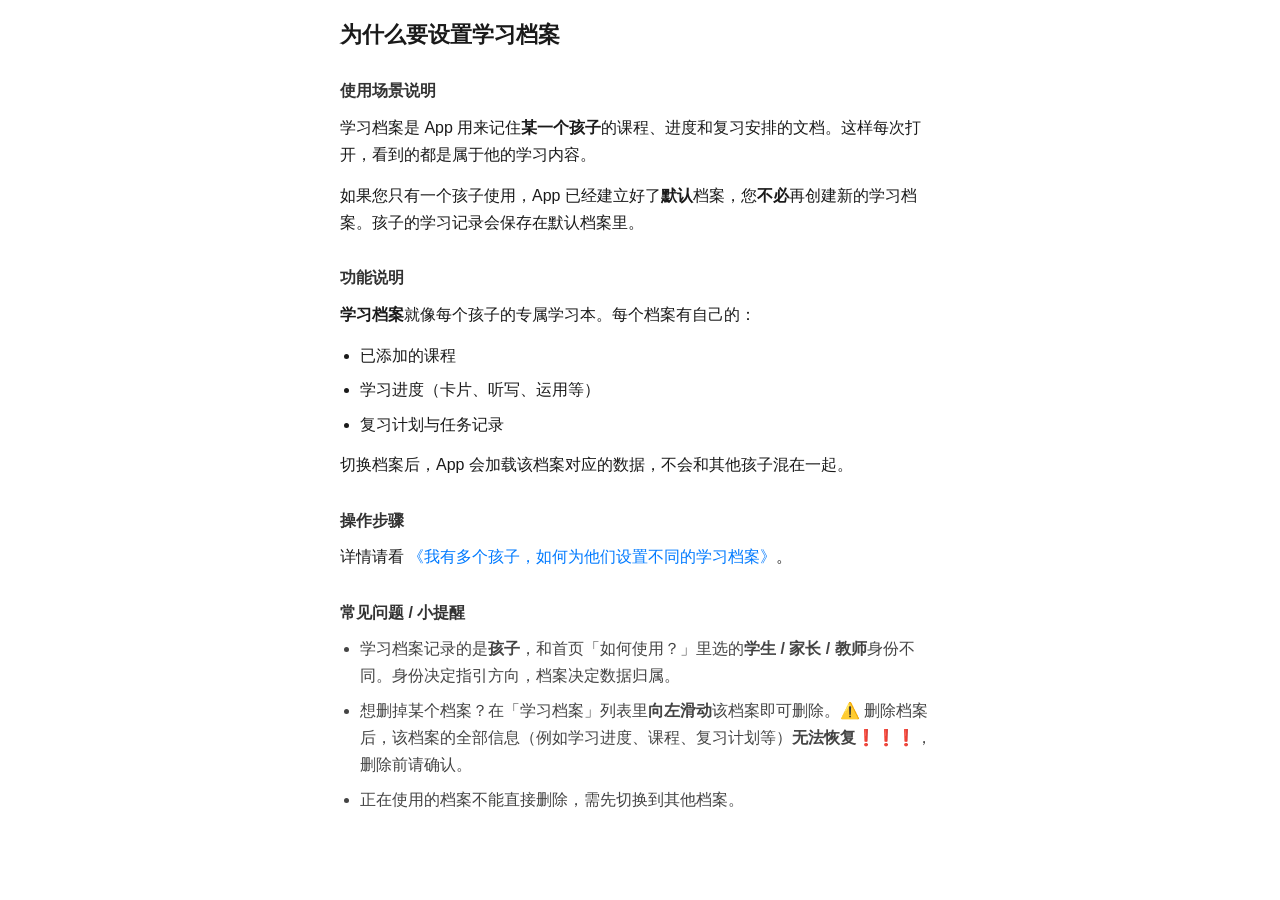
<file: help/why-learning-profile.html>
<!DOCTYPE html>
<html lang="zh-Hans">
<head>
  <meta charset="UTF-8" />
  <meta name="viewport" content="width=device-width, initial-scale=1.0" />
  <title>为什么要设置学习档案 - WordHub·华文词汇</title>
  <link rel="stylesheet" href="css/help.css" />
</head>
<body>
  <h1>为什么要设置学习档案</h1>

  <h2>使用场景说明</h2>
  <p>学习档案是 App 用来记住<strong>某一个孩子</strong>的课程、进度和复习安排的文档。这样每次打开，看到的都是属于他的学习内容。</p>
  <p>如果您只有一个孩子使用，App 已经建立好了<strong>默认</strong>档案，您<strong>不必</strong>再创建新的学习档案。孩子的学习记录会保存在默认档案里。</p>

  <h2>功能说明</h2>
  <p><strong>学习档案</strong>就像每个孩子的专属学习本。每个档案有自己的：</p>
  <ul>
    <li>已添加的课程</li>
    <li>学习进度（卡片、听写、运用等）</li>
    <li>复习计划与任务记录</li>
  </ul>
  <p>切换档案后，App 会加载该档案对应的数据，不会和其他孩子混在一起。</p>

  <h2>操作步骤</h2>
  <p>详情请看 <a href="multi-child-profiles.html">《我有多个孩子，如何为他们设置不同的学习档案》</a>。</p>

  <h2>常见问题 / 小提醒</h2>
  <ul class="note-list">
    <li>学习档案记录的是<strong>孩子</strong>，和首页「如何使用？」里选的<strong>学生 / 家长 / 教师</strong>身份不同。身份决定指引方向，档案决定数据归属。</li>
    <li>想删掉某个档案？在「学习档案」列表里<strong>向左滑动</strong>该档案即可删除。⚠️ 删除档案后，该档案的全部信息（例如学习进度、课程、复习计划等）<strong>无法恢复❗️❗️❗️</strong>，删除前请确认。</li>
    <li>正在使用的档案不能直接删除，需先切换到其他档案。</li>
  </ul>
</body>
</html>
</file>
<file: help/css/help.css>
*,
*::before,
*::after {
  box-sizing: border-box;
}

body {
  font-family: -apple-system, BlinkMacSystemFont, "Segoe UI", Roboto, "PingFang SC",
    "Hiragino Sans GB", "Microsoft YaHei", Arial, sans-serif;
  line-height: 1.7;
  max-width: 640px;
  margin: 0 auto;
  padding: 20px 20px 40px;
  color: #1a1a1a;
  background: #fff;
  -webkit-text-size-adjust: 100%;
}

h1 {
  font-size: 1.35rem;
  font-weight: 600;
  line-height: 1.35;
  margin: 0 0 1.25rem;
}

h2 {
  font-size: 1rem;
  font-weight: 600;
  margin: 1.75rem 0 0.6rem;
  color: #333;
}

p {
  margin: 0 0 0.85rem;
}

ul,
ol {
  margin: 0 0 0.85rem;
  padding-left: 1.25rem;
}

li {
  margin-bottom: 0.45rem;
}

li:last-child {
  margin-bottom: 0;
}

strong {
  font-weight: 600;
}

.table-wrap {
  overflow-x: auto;
  margin: 0 0 1rem;
  -webkit-overflow-scrolling: touch;
}

table {
  width: 100%;
  border-collapse: collapse;
  font-size: 0.875rem;
  min-width: 520px;
}

th,
td {
  border: 1px solid #e0e0e0;
  padding: 0.55rem 0.65rem;
  text-align: left;
  vertical-align: top;
}

th {
  background: #f5f5f5;
  font-weight: 600;
}

.note-list li {
  color: #444;
}

.subsection-title {
  font-weight: 600;
  margin: 1rem 0 0.35rem;
}

.summary-line {
  margin-top: 1rem;
  padding: 0.75rem 0.9rem;
  background: #f7f7f7;
  border-radius: 8px;
  font-size: 0.95rem;
}

.help-figure {
  margin: 1rem 0 1.25rem;
}

.help-figure img {
  display: block;
  width: 100%;
  max-width: 100%;
  height: auto;
  border-radius: 8px;
  border: 1px solid #e8e8e8;
}

.help-figure figcaption {
  margin-top: 0.5rem;
  font-size: 0.875rem;
  color: #666;
  text-align: center;
}

.help-figure-row {
  display: grid;
  gap: 0.5rem;
  margin: 1rem 0;
  align-items: stretch;
}

.help-figure-row--3 {
  grid-template-columns: repeat(3, 1fr);
  padding-bottom: 0.75rem;
  margin-bottom: 0.75rem;
  border-bottom: 1px solid #e8e8e8;
}

.help-figure-row--2 {
  grid-template-columns: repeat(2, 1fr);
  margin-top: 0;
}

.help-figure-row .help-figure {
  margin: 0;
  display: grid;
  grid-template-rows: 1fr auto;
  min-height: 0;
  height: 100%;
}

.help-figure-row .help-figure img {
  align-self: start;
}

.help-figure-row .help-figure figcaption {
  font-size: 0.7rem;
  line-height: 1.35;
  align-self: end;
}

a {
  color: #007aff;
  text-decoration: none;
}

a:active {
  opacity: 0.7;
}

.table-figure {
  margin: 0;
}

.table-figure img {
  margin: 0;
}

td .help-figure figcaption {
  display: none;
}

@media (prefers-color-scheme: dark) {
  body {
    color: #f0f0f0;
    background: #000;
  }

  h2 {
    color: #ddd;
  }

  th {
    background: #1c1c1e;
  }

  th,
  td {
    border-color: #333;
  }

  .summary-line {
    background: #1c1c1e;
  }

  .note-list li {
    color: #ccc;
  }

  .help-figure img {
    border-color: #333;
  }

  .help-figure figcaption {
    color: #aaa;
  }

  a {
    color: #409cff;
  }

  .help-figure-row--3 {
    border-bottom-color: #333;
  }
}
</file>
